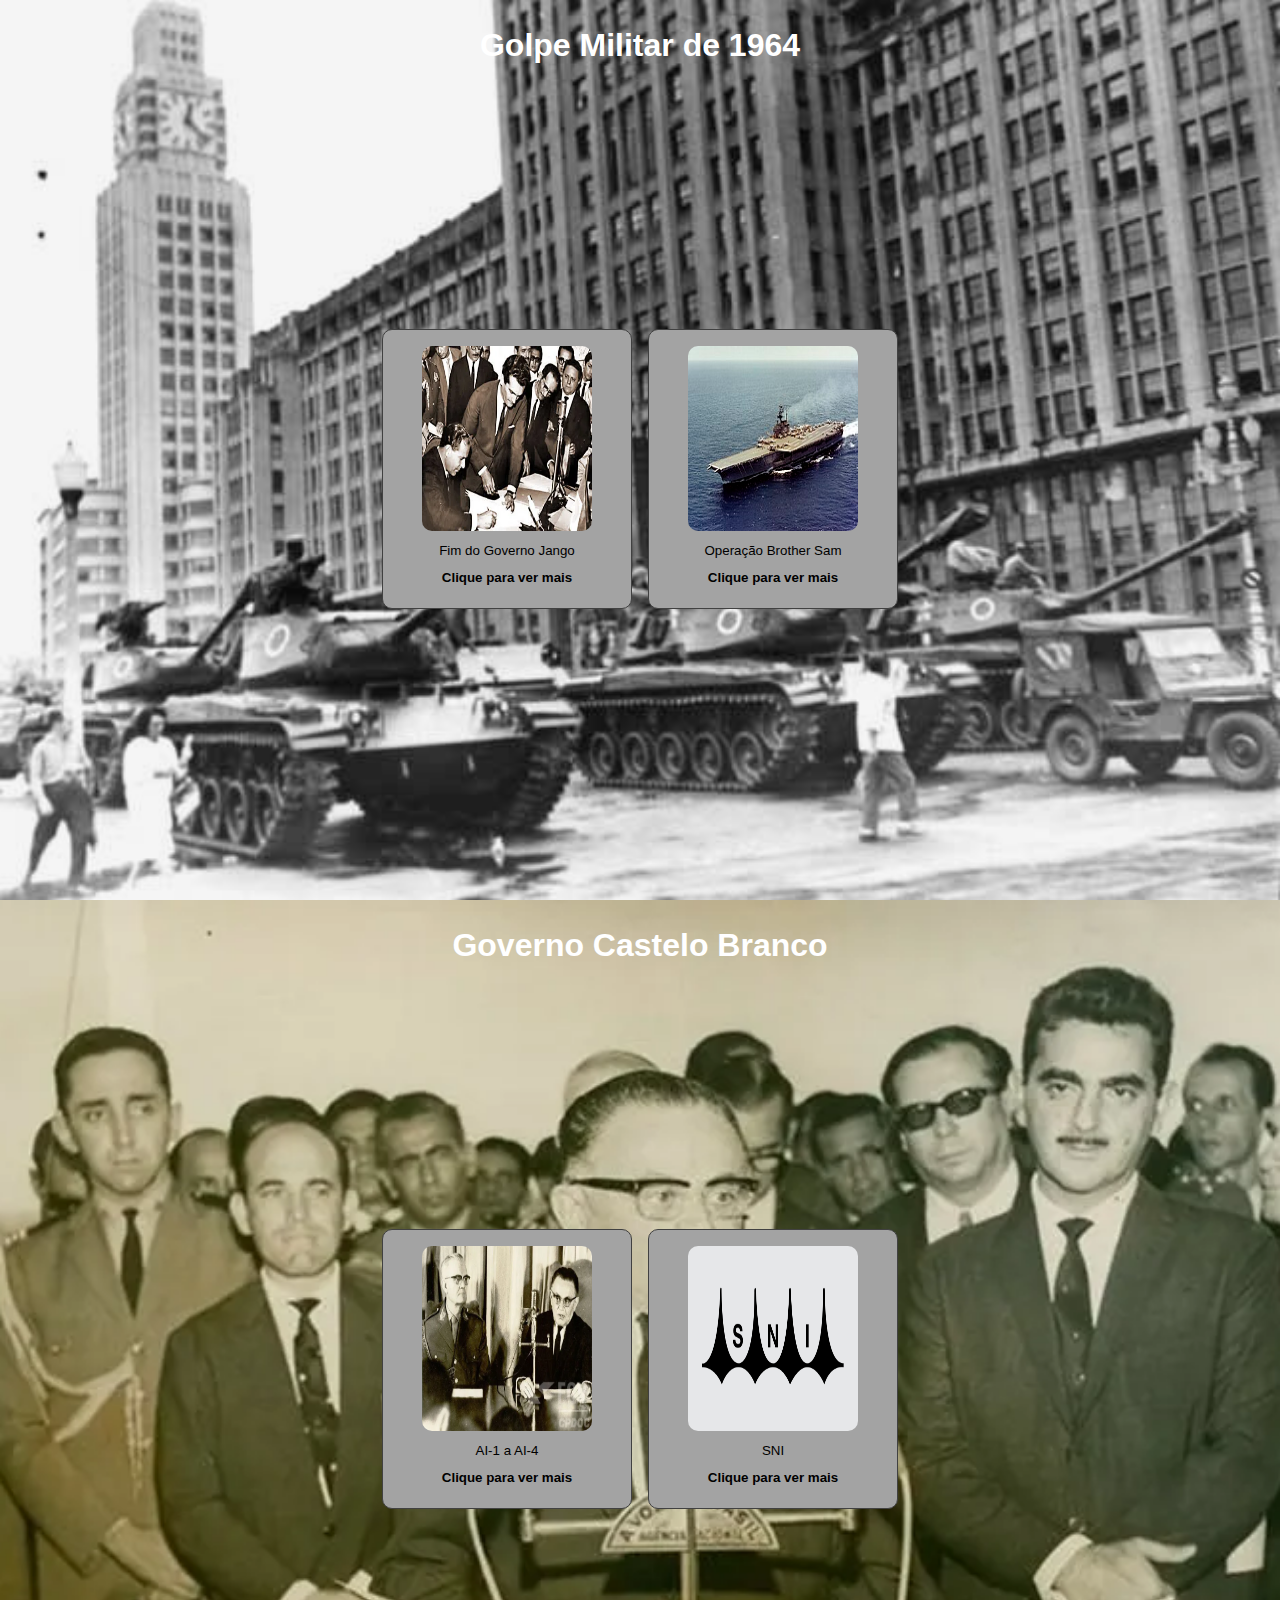
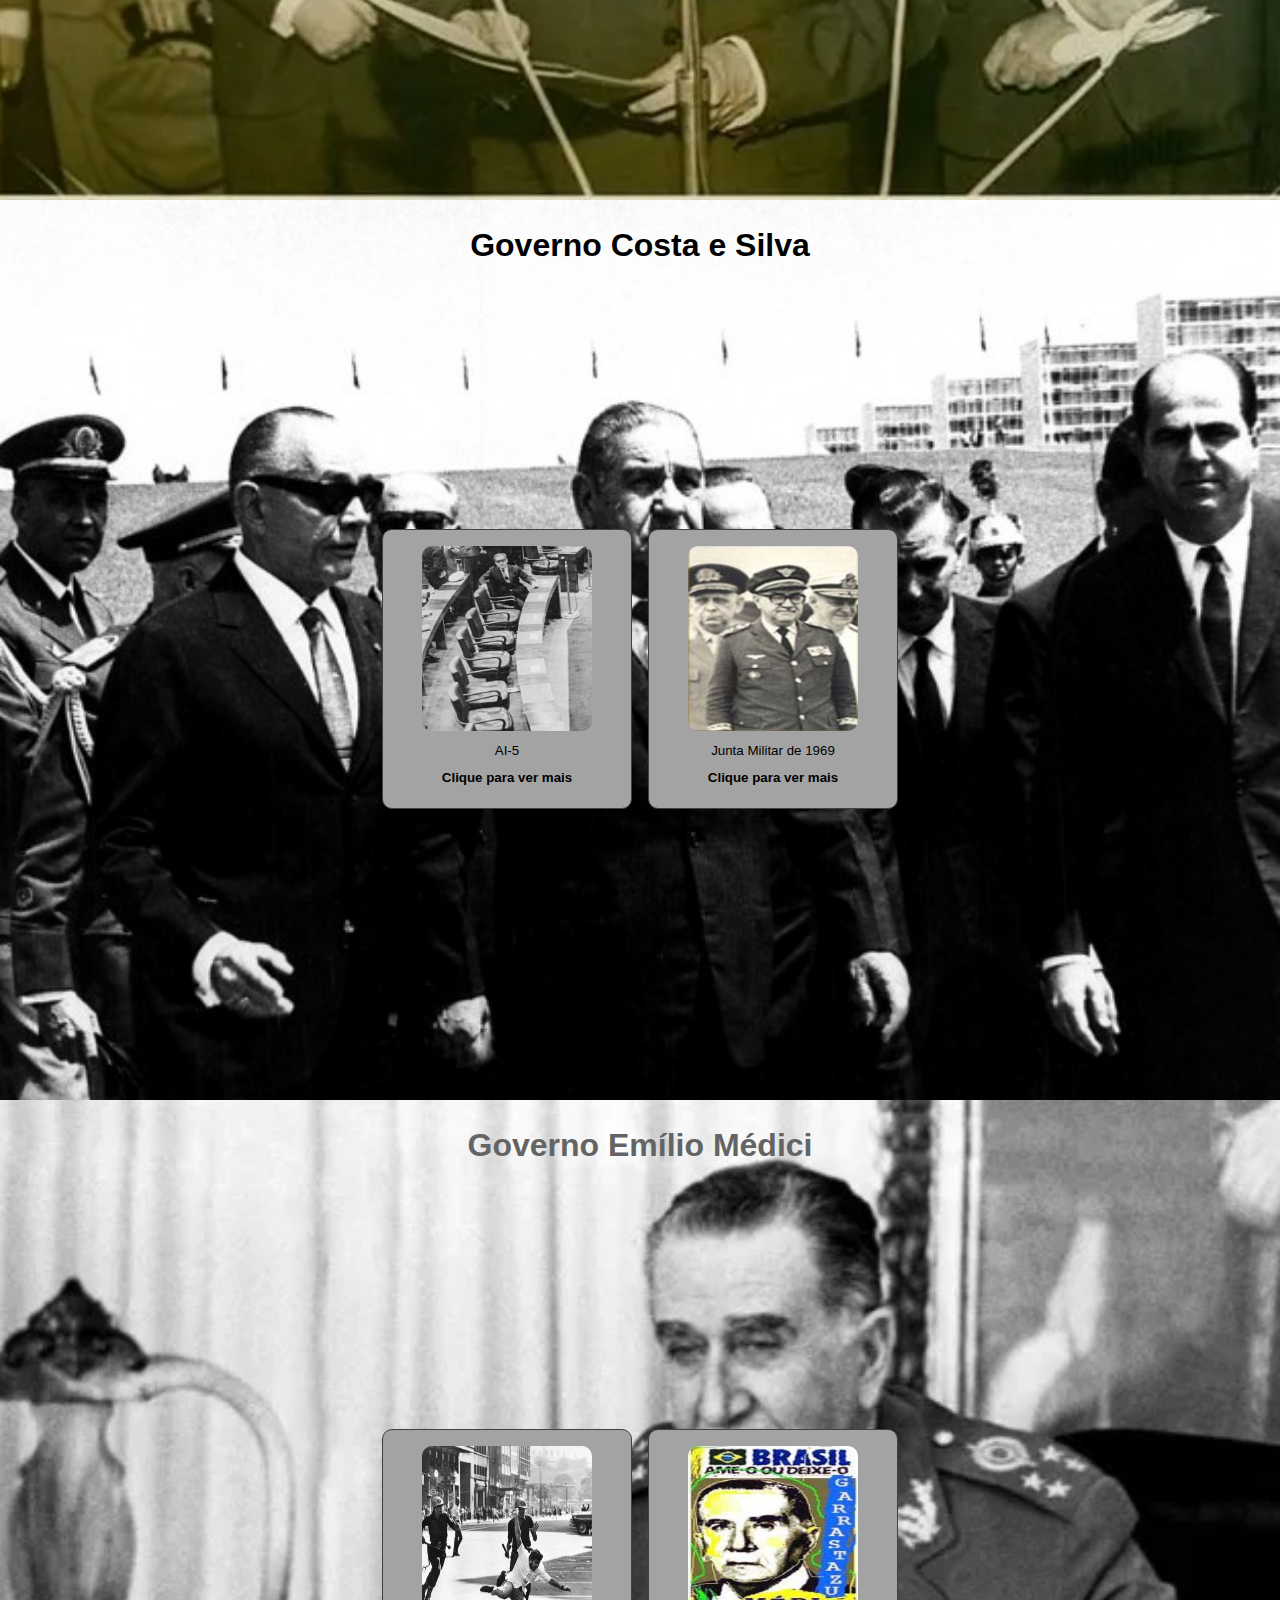
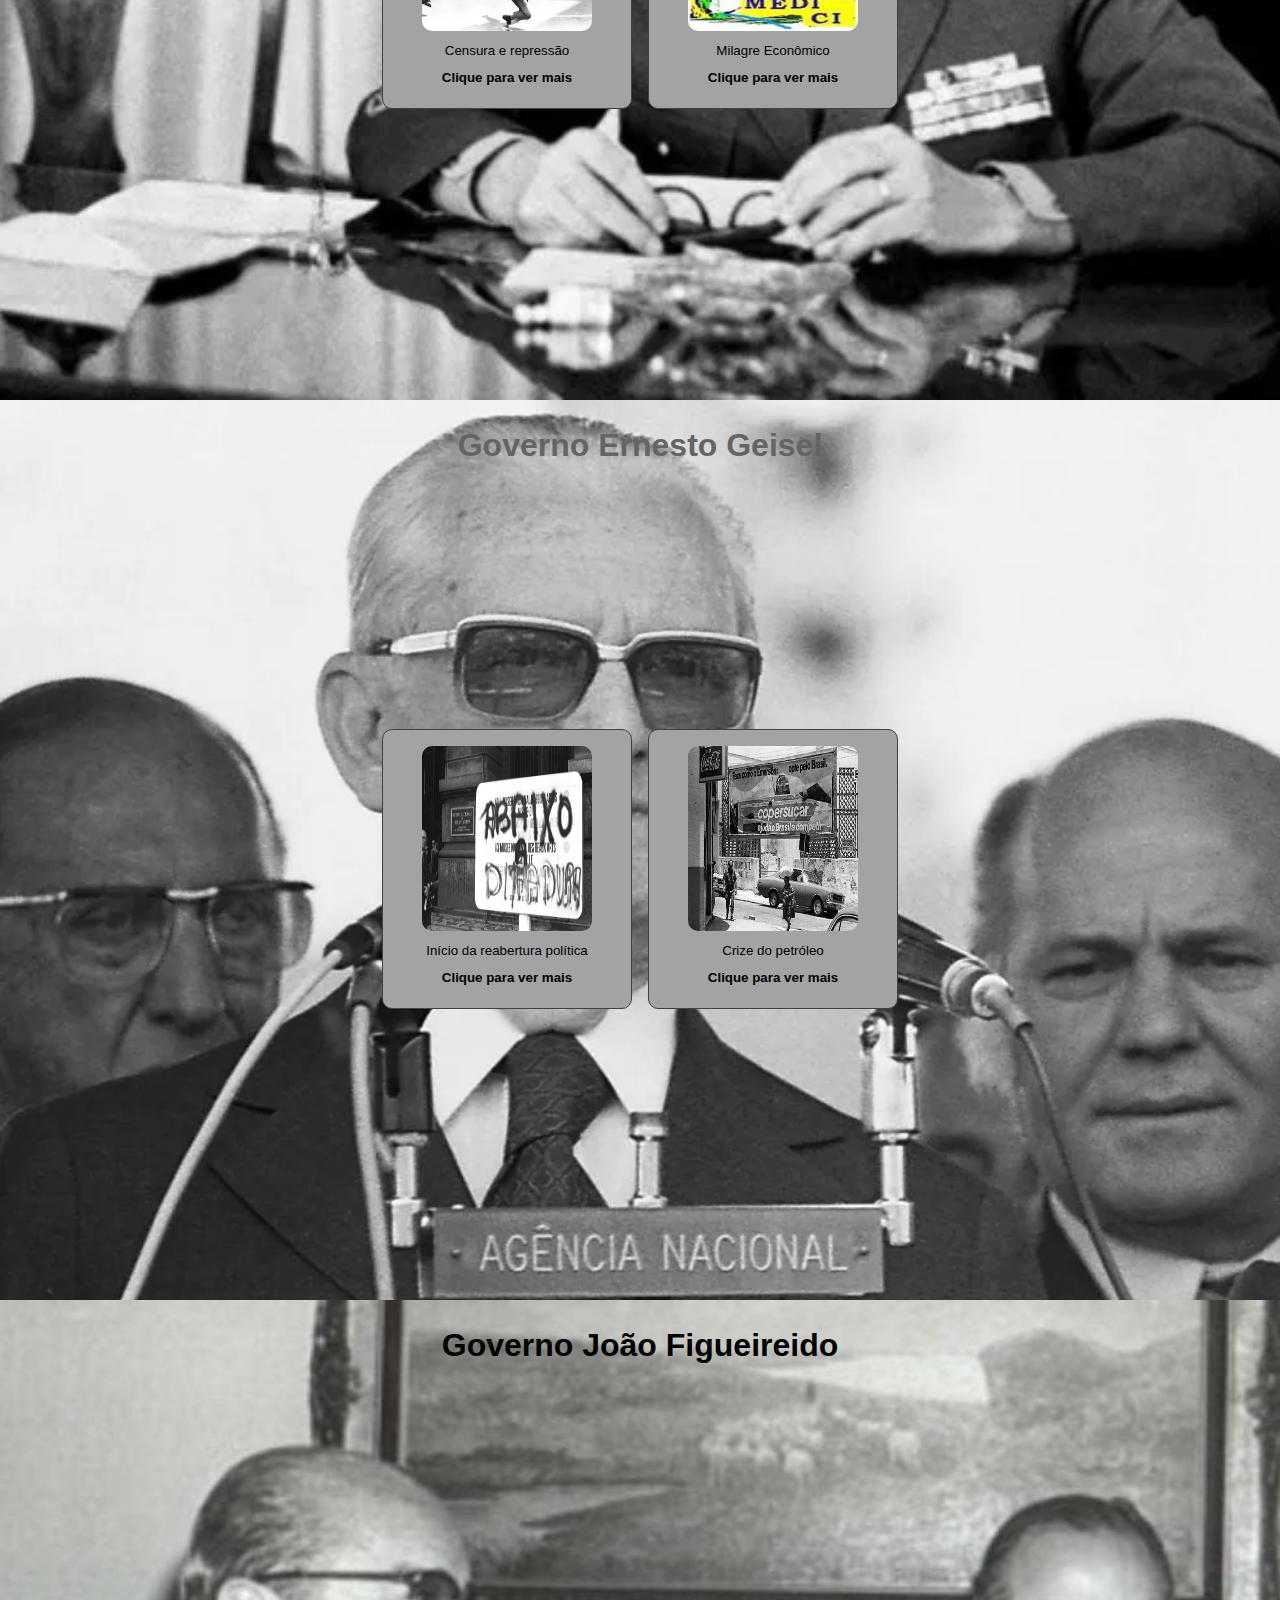
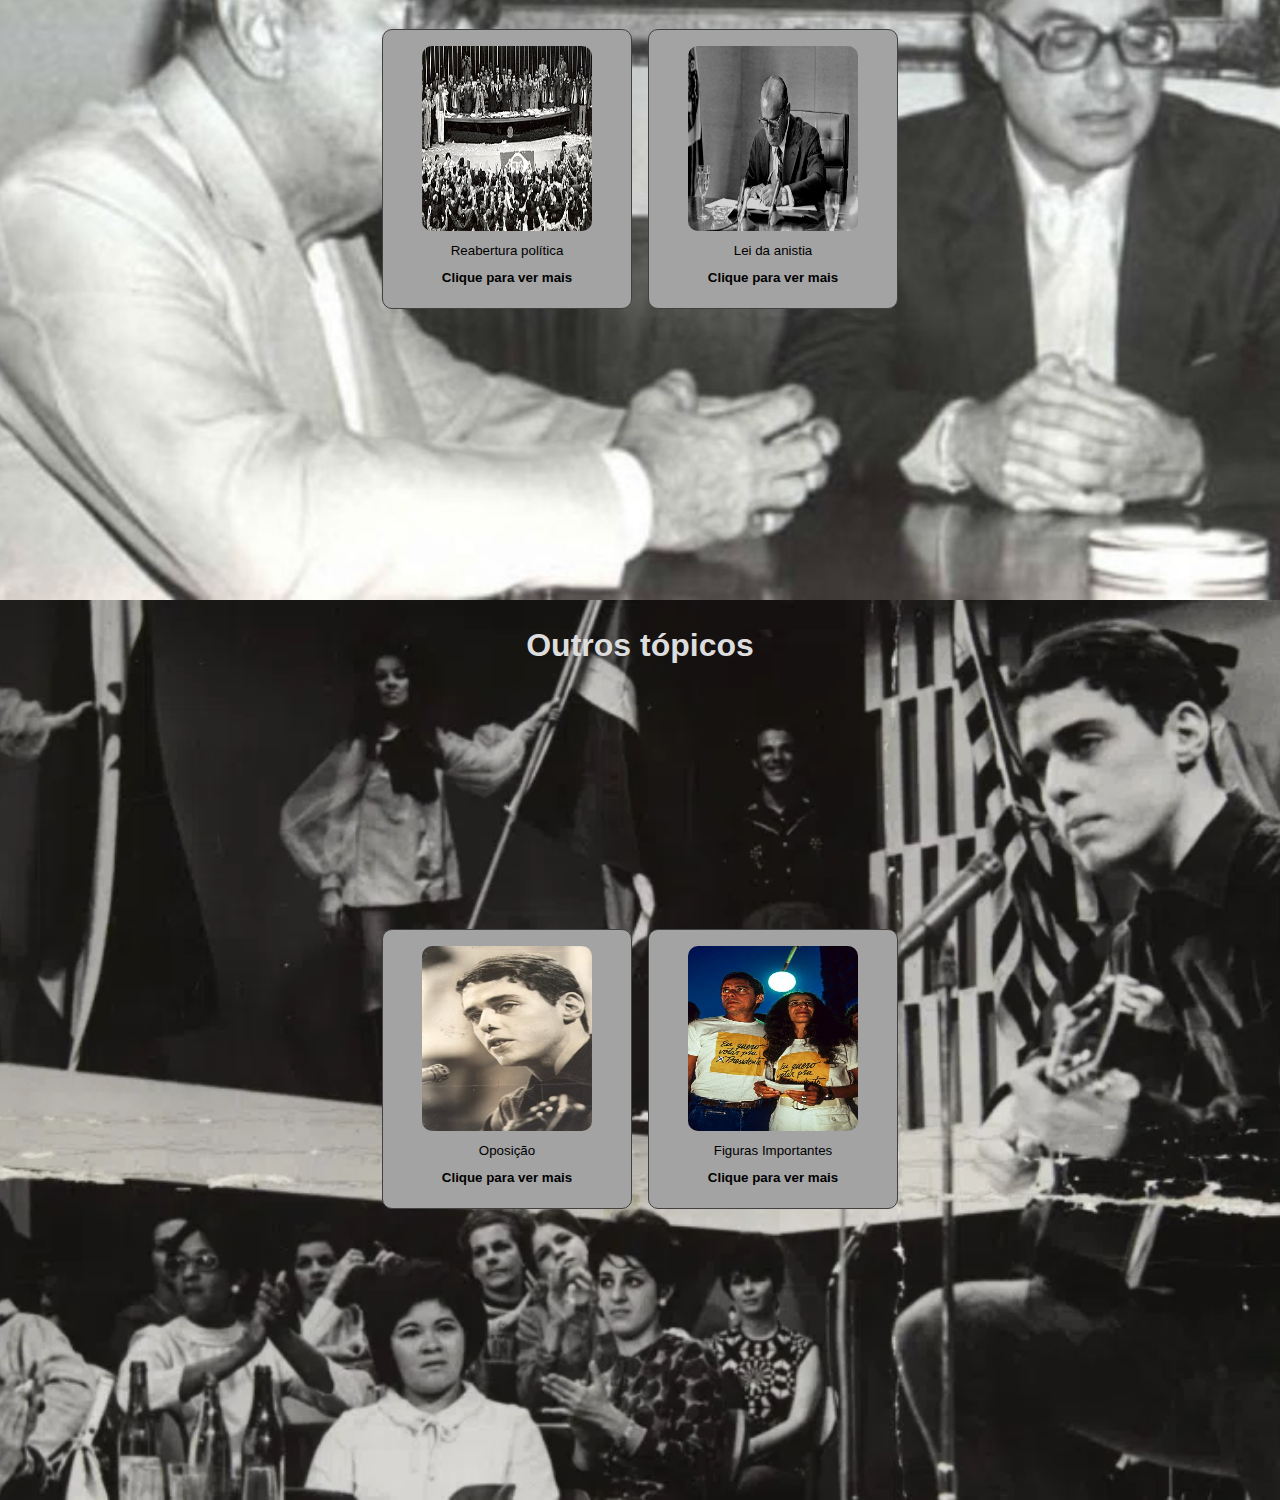
<file: Trabalho ditadura/index.html>
<!DOCTYPE html>
<html lang="pt-br">
  <head>
    <meta charset="UTF-8" />
    <meta name="viewport" content="width=device-width, initial-scale=1.0" />
    <title>Ditadura Militar</title>
    <link rel="stylesheet" href="styles/global.css" />
    <link rel="stylesheet" href="styles/golpe.css" />
  </head>
  <body>
    <section class="secti" id="golpe">
      <div class="caixaTexto"><h1>Golpe Militar de 1964</h1></div>
      <div class="container">
        <div class="btnContainer">
          <a href="Golpe/golpe.html">
            <button class="button">
              <img src="assets/img/jango.webp" class="imgBtn" />
              <p>Fim do Governo Jango</p>
              <p><b>Clique para ver mais</b></p>
            </button>
          </a>

          <a href="Golpe/sam.html">
            <button class="button">
              <img src="assets/img/sam.jpg" class="imgBtn" />
              <p>Operação Brother Sam</p>
              <p><b>Clique para ver mais</b></p>
            </button>
          </a>
        </div>
      </div>
    </section>

    <section class="secti" id="casteloBranco">
      <div class="caixaTexto"><h1>Governo Castelo Branco</h1></div>
      <div class="container">
        <div class="btnContainer">
          <a href="CasteloBranco/AI14.html">
            <button class="button">
              <img src="assets/img/ai1.webp" class="imgBtn" />
              <p>AI-1 a AI-4</p>
              <p><b>Clique para ver mais</b></p>
            </button>
          </a>

          <a href="CasteloBranco/SNI.html">
            <button class="button">
              <img src="assets/img/logotiposni.webp" class="imgBtn" />
              <p>SNI</p>
              <p><b>Clique para ver mais</b></p>
            </button>
          </a>
        </div>
      </div>
    </section>

    <section class="secti" id="costaSilva">
      <div class="caixaTexto">
        <h1 style="color: black">Governo Costa e Silva</h1>
      </div>
      <div class="container">
        <div class="btnContainer">
          <a href="CostaESilva/AI5.html">
            <button class="button">
              <img src="assets/img/ai5.webp" class="imgBtn" />
              <p>AI-5</p>
              <p><b>Clique para ver mais</b></p>
            </button>
          </a>

          <a href="CostaESilva/junta.html">
            <button class="button">
              <img src="assets/presidentes/juntamilitar.png" class="imgBtn" />
              <p>Junta Militar de 1969</p>
              <p><b>Clique para ver mais</b></p>
            </button>
          </a>
        </div>
      </div>
    </section>

    <section class="secti" id="medici">
      <div class="caixaTexto">
        <h1 style="color: rgb(100, 100, 100)">Governo Emílio Médici</h1>
      </div>
      <div class="container">
        <div class="btnContainer">
          <a href="Medici/Censura.html">
            <button class="button">
              <img src="assets/img/lula.webp" class="imgBtn" />
              <p>Censura e repressão</p>
              <p><b>Clique para ver mais</b></p>
            </button>
          </a>

          <a href="Medici/Milagre.html">
            <button class="button">
              <img src="assets/img/medici1.jpg" class="imgBtn" />
              <p>Milagre Econômico</p>
              <p><b>Clique para ver mais</b></p>
            </button>
          </a>
        </div>
      </div>
    </section>

    <section class="secti" id="geisel">
      <div class="caixaTexto">
        <h1 style="color: rgb(100, 100, 100)">Governo Ernesto Geisel</h1>
      </div>
      <div class="container">
        <div class="btnContainer">
          <a href="Geisel/Reabertura.html">
            <button class="button">
              <img src="assets/img/ditadura.jpg" class="imgBtn" />
              <p>Início da reabertura política</p>
              <p><b>Clique para ver mais</b></p>
            </button>
          </a>

          <a href="Geisel/Petroleo.html">
            <button class="button">
              <img src="assets/img/Copersucar-outdoor.jpg" class="imgBtn" />
              <p>Crize do petróleo</p>
              <p><b>Clique para ver mais</b></p>
            </button>
          </a>
        </div>
      </div>
    </section>

    <section class="secti" id="joao">
      <div class="caixaTexto">
        <h1 style="color: rgb(3, 3, 3)">Governo João Figueireido</h1>
      </div>
      <div class="container">
        <div class="btnContainer">
          <a href="Joao/Reabertura1.html">
            <button class="button">
              <img
                src="assets/img/Assembleia_Constituinte_(37684797316).jpg"
                class="imgBtn"
              />
              <p>Reabertura política</p>
              <p><b>Clique para ver mais</b></p>
            </button>
          </a>

          <a href="Joao/Anistia.html">
            <button class="button">
              <img src="assets/img/imagem.jpeg" class="imgBtn" />
              <p>Lei da anistia</p>
              <p><b>Clique para ver mais</b></p>
            </button>
          </a>
        </div>
      </div>
    </section>

    <section class="secti" id="outros">
      <div class="caixaTexto">
        <h1 style="color: rgb(221, 221, 221)">Outros tópicos</h1>
      </div>
      <div class="container">
        <div class="btnContainer">
          <a href="Outros/Oposicao.html">
            <button class="button">
              <img
                src="assets/img/Chico_Buarque_de_Holanda_1_(1970).tif.jpg"
                class="imgBtn"
              />
              <p>Oposição</p>
              <p><b>Clique para ver mais</b></p>
            </button>
          </a>

          <a href="Outros/Importantes.html">
            <button class="button">
              <img src="assets/img/G1Z4zuUWIAEynxW.jpg" class="imgBtn" />
              <p>Figuras Importantes</p>
              <p><b>Clique para ver mais</b></p>
            </button>
          </a>
        </div>
      </div>
    </section>
  </body>
</html>
</file>
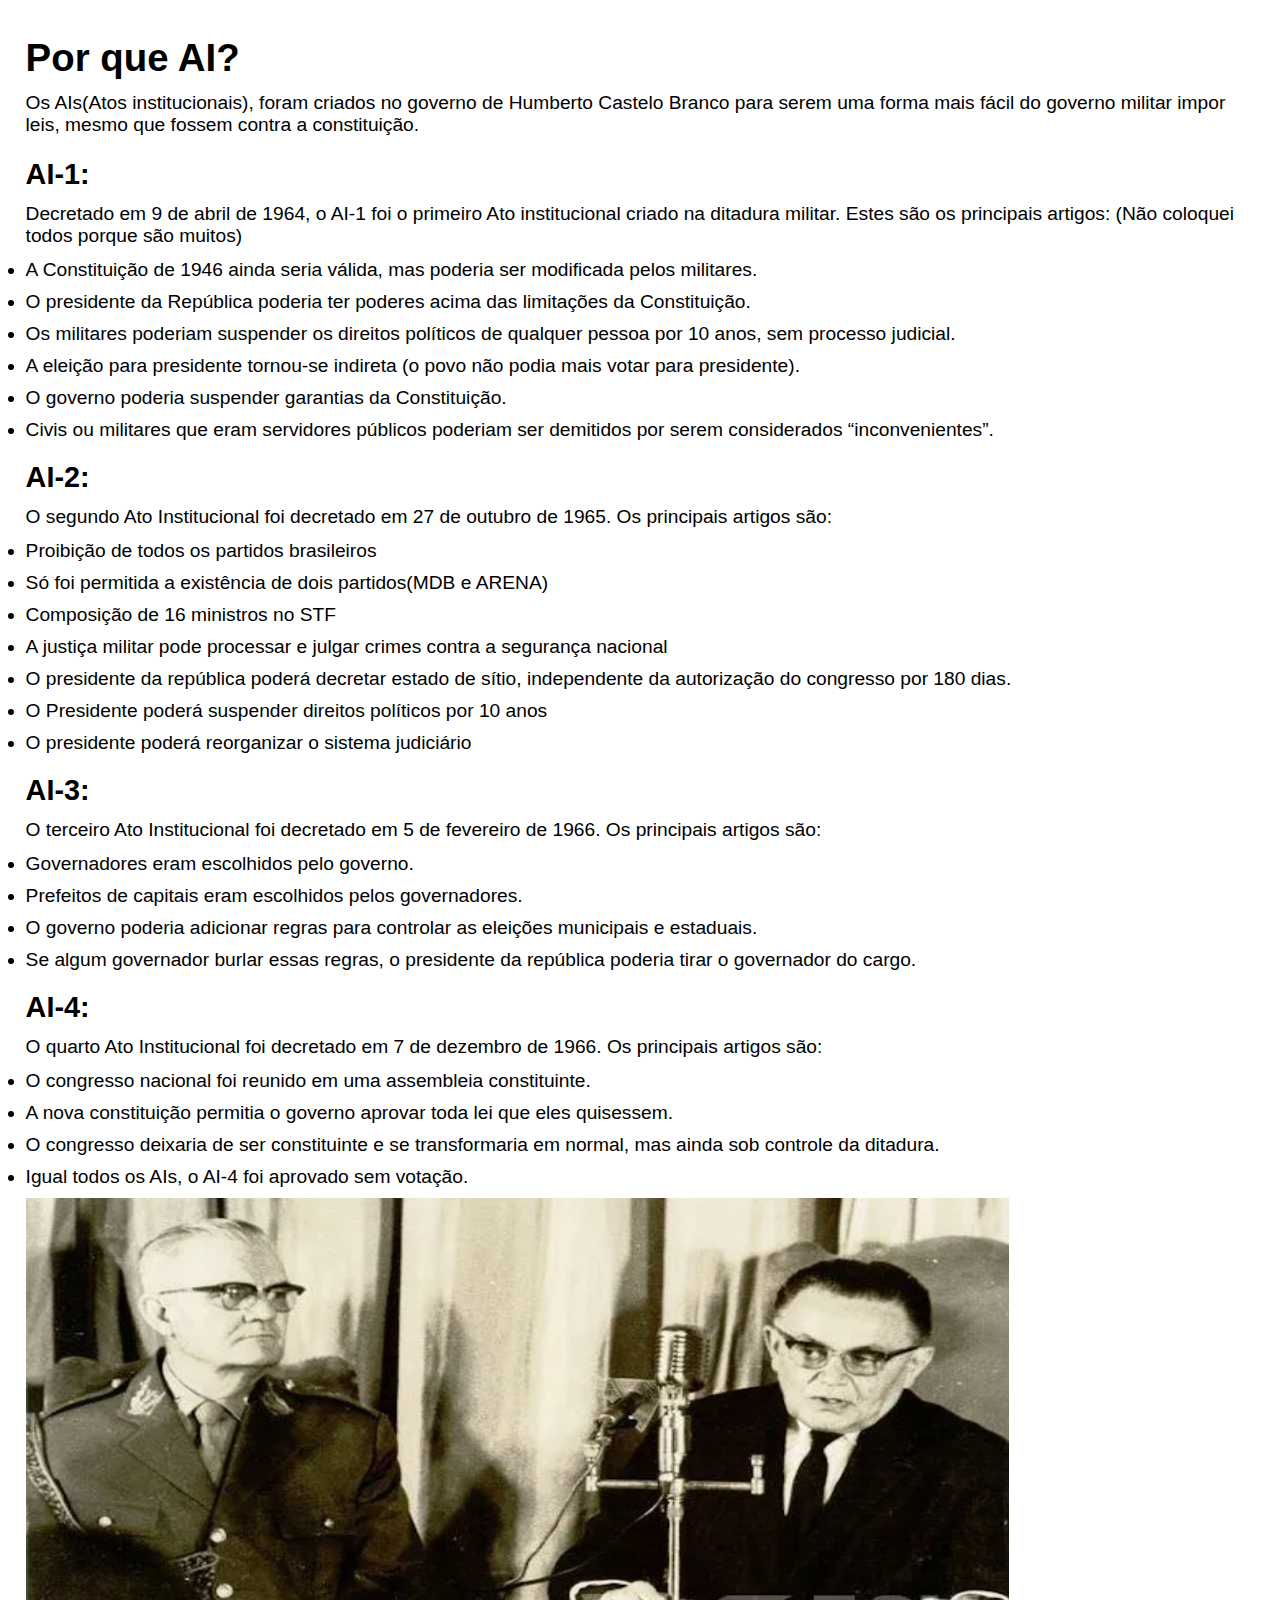
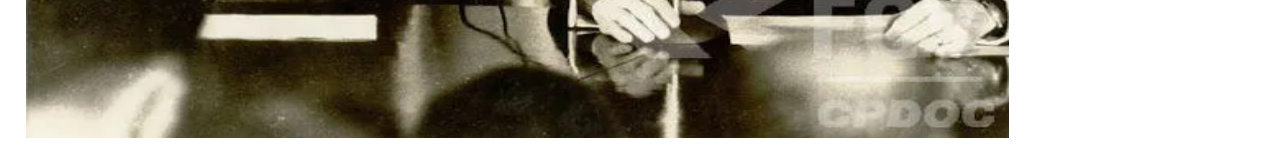
<file: Trabalho ditadura/CasteloBranco/AI14.html>
<!DOCTYPE html>
<html lang="en">
  <head>
    <meta charset="UTF-8" />
    <meta name="viewport" content="width=<device-width>, initial-scale=1.0" />
    <title>AIs</title>
    <link rel="stylesheet" href="../styles/global.css" />
    <style>
      body {
        display: flex;
        flex-direction: column;
        padding: 2%;
        justify-content: space-between;
        font-size: 120%;
        text-align: left;
      }
      img {
        height: 60dvh;
        width: 80%;
      }
      li {
        margin-bottom: 10px;
      }
      p {
        margin-bottom: 12px;
      }
      h2,
      h1 {
        margin-top: 10px;
        margin-bottom: 12px;
      }
    </style>
  </head>
  <body>
    <h1>Por que AI?</h1>
    <p>
      Os AIs(Atos institucionais), foram criados no governo de Humberto Castelo
      Branco para serem uma forma mais fácil do governo militar impor leis,
      mesmo que fossem contra a constituição.
    </p>

    <h2>AI-1:</h2>
    <p>
      Decretado em 9 de abril de 1964, o AI-1 foi o primeiro Ato institucional
      criado na ditadura militar. Estes são os principais artigos: (Não coloquei
      todos porque são muitos)
    </p>
    <ul>
      <li>
        A Constituição de 1946 ainda seria válida, mas poderia ser modificada
        pelos militares.
      </li>
      <li>
        O presidente da República poderia ter poderes acima das limitações da
        Constituição.
      </li>
      <li>
        Os militares poderiam suspender os direitos políticos de qualquer pessoa
        por 10 anos, sem processo judicial.
      </li>
      <li>
        A eleição para presidente tornou-se indireta (o povo não podia mais
        votar para presidente).
      </li>
      <li>O governo poderia suspender garantias da Constituição.</li>
      <li>
        Civis ou militares que eram servidores públicos poderiam ser demitidos
        por serem considerados “inconvenientes”.
      </li>
    </ul>

    <h2>AI-2:</h2>
    <p>
      O segundo Ato Institucional foi decretado em 27 de outubro de 1965. Os
      principais artigos são:
    </p>
    <ul>
      <li>Proibição de todos os partidos brasileiros</li>
      <li>Só foi permitida a existência de dois partidos(MDB e ARENA)</li>
      <li>Composição de 16 ministros no STF</li>
      <li>
        A justiça militar pode processar e julgar crimes contra a segurança
        nacional
      </li>
      <li>
        O presidente da república poderá decretar estado de sítio, independente
        da autorização do congresso por 180 dias.
      </li>
      <li>O Presidente poderá suspender direitos políticos por 10 anos</li>
      <li>O presidente poderá reorganizar o sistema judiciário</li>
    </ul>

    <h2>AI-3:</h2>
    <p>
      O terceiro Ato Institucional foi decretado em 5 de fevereiro de 1966. Os
      principais artigos são:
    </p>
    <ul>
      <li>Governadores eram escolhidos pelo governo.</li>
      <li>Prefeitos de capitais eram escolhidos pelos governadores.</li>
      <li>
        O governo poderia adicionar regras para controlar as eleições municipais
        e estaduais.
      </li>
      <li>
        Se algum governador burlar essas regras, o presidente da república
        poderia tirar o governador do cargo.
      </li>
    </ul>

    <h2>AI-4:</h2>
    <p>
      O quarto Ato Institucional foi decretado em 7 de dezembro de 1966. Os
      principais artigos são:
    </p>
    <ul>
      <li>O congresso nacional foi reunido em uma assembleia constituinte.</li>
      <li>
        A nova constituição permitia o governo aprovar toda lei que eles
        quisessem.
      </li>
      <li>
        O congresso deixaria de ser constituinte e se transformaria em normal,
        mas ainda sob controle da ditadura.
      </li>
      <li>Igual todos os AIs, o AI-4 foi aprovado sem votação.</li>
    </ul>
    <img src="../assets/img/ai1.webp" />
  </body>
</html>
</file>
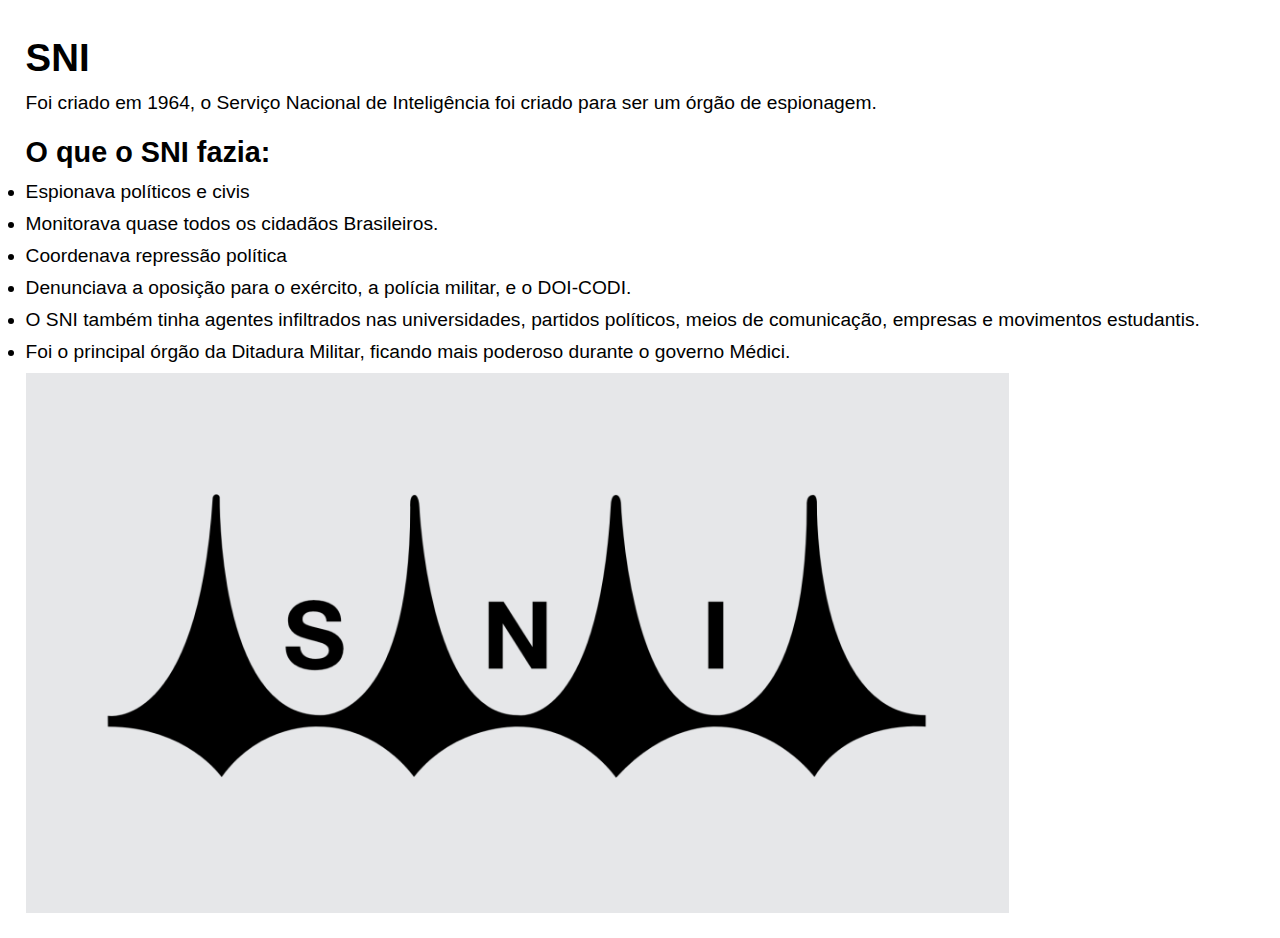
<file: Trabalho ditadura/CasteloBranco/SNI.html>
<!DOCTYPE html>
<html lang="en">
  <head>
    <meta charset="UTF-8" />
    <meta name="viewport" content="width=<device-width>, initial-scale=1.0" />
    <title>AIs</title>
    <link rel="stylesheet" href="../styles/global.css" />
    <style>
      body {
        display: flex;
        flex-direction: column;
        padding: 2%;
        justify-content: space-between;
        font-size: 120%;
        text-align: left;
      }
      img {
        height: 60dvh;
        width: 80%;
      }
      li {
        margin-bottom: 10px;
      }
      p {
        margin-bottom: 12px;
      }
      h2,
      h1 {
        margin-top: 10px;
        margin-bottom: 12px;
      }
    </style>
  </head>
  <body>
    <h1>SNI</h1>
    <p>
      Foi criado em 1964, o Serviço Nacional de Inteligência foi criado para ser
      um órgão de espionagem.
    </p>
    <h2>O que o SNI fazia:</h2>
    <ul>
      <li>Espionava políticos e civis</li>
      <li>Monitorava quase todos os cidadãos Brasileiros.</li>
      <li>Coordenava repressão política</li>
      <li>
        Denunciava a oposição para o exército, a polícia militar, e o DOI-CODI.
      </li>
      <li>
        O SNI também tinha agentes infiltrados nas universidades, partidos
        políticos, meios de comunicação, empresas e movimentos estudantis.
      </li>
      <li>
        Foi o principal órgão da Ditadura Militar, ficando mais poderoso durante
        o governo Médici.
      </li>
    </ul>
    <img src="../assets/img/logotiposni.webp" />
  </body>
</html>
</file>
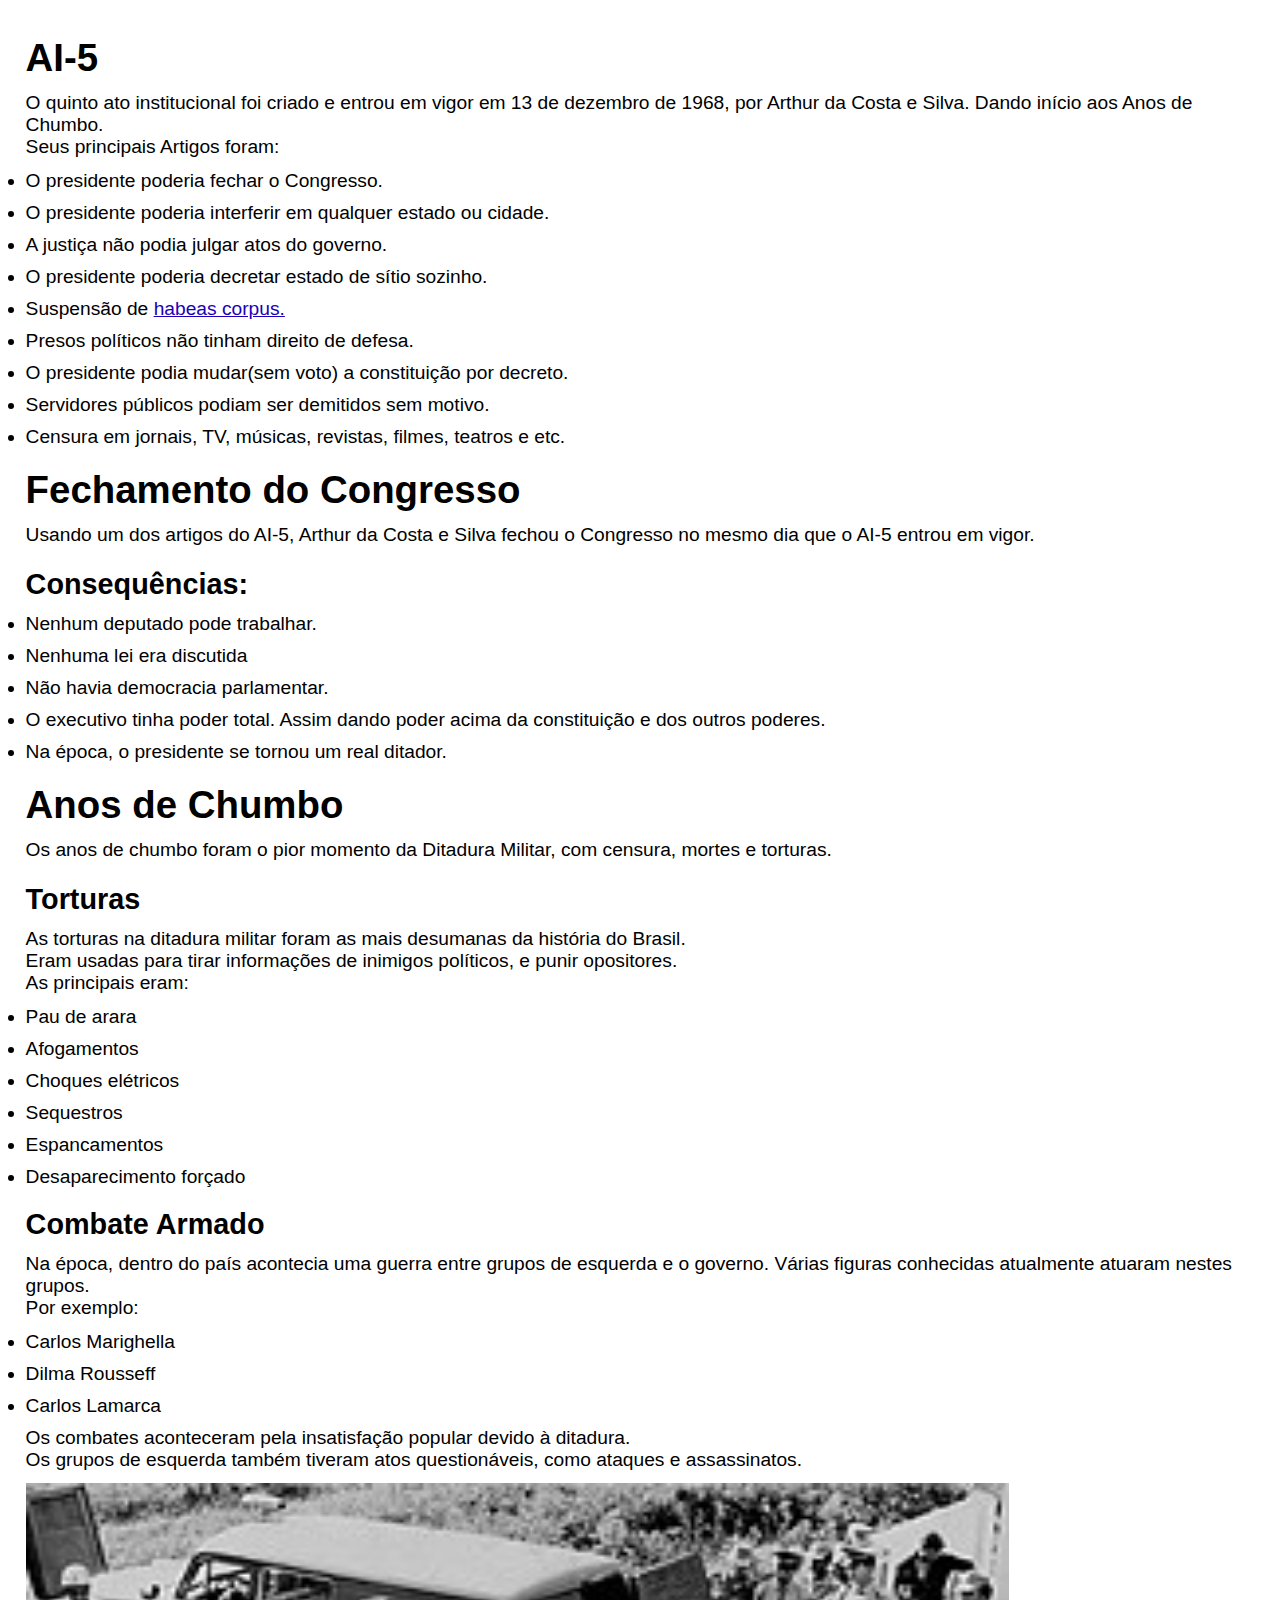
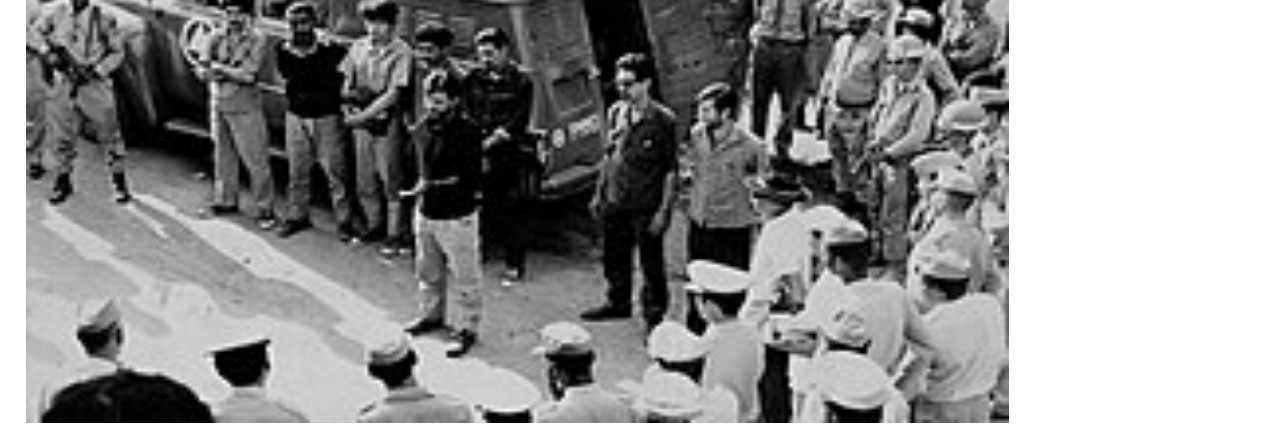
<file: Trabalho ditadura/CostaESilva/AI5.html>
<!DOCTYPE html>
<html lang="en">
  <head>
    <meta charset="UTF-8" />
    <meta name="viewport" content="width=<device-width>, initial-scale=1.0" />
    <title>AIs</title>
    <link rel="stylesheet" href="../styles/global.css" />
    <style>
      body {
        display: flex;
        flex-direction: column;
        padding: 2%;
        justify-content: space-between;
        font-size: 120%;
        text-align: left;
      }
      img {
        height: 60dvh;
        width: 80%;
      }
      li {
        margin-bottom: 10px;
      }
      p {
        margin-bottom: 12px;
      }
      h2,
      h1 {
        margin-top: 10px;
        margin-bottom: 12px;
      }
    </style>
  </head>
  <body>
    <h1>AI-5</h1>
    <p>
      O quinto ato institucional foi criado e entrou em vigor em 13 de dezembro
      de 1968, por Arthur da Costa e Silva. Dando início aos Anos de Chumbo.<br />
      Seus principais Artigos foram:
    </p>
    <ul>
      <li>O presidente poderia fechar o Congresso.</li>
      <li>O presidente poderia interferir em qualquer estado ou cidade.</li>
      <li>A justiça não podia julgar atos do governo.</li>
      <li>O presidente poderia decretar estado de sítio sozinho.</li>
      <li>
        Suspensão de
        <a href="https://pt.wikipedia.org/wiki/Habeas_corpus"
          ><u style="color: rgb(28, 0, 185)">habeas corpus.</u></a
        >
      </li>
      <li>Presos políticos não tinham direito de defesa.</li>
      <li>O presidente podia mudar(sem voto) a constituição por decreto.</li>
      <li>Servidores públicos podiam ser demitidos sem motivo.</li>
      <li>Censura em jornais, TV, músicas, revistas, filmes, teatros e etc.</li>
    </ul>

    <h1>Fechamento do Congresso</h1>
    <p>
      Usando um dos artigos do AI-5, Arthur da Costa e Silva fechou o Congresso
      no mesmo dia que o AI-5 entrou em vigor.
    </p>
    <h2>Consequências:</h2>
    <ul>
      <li>Nenhum deputado pode trabalhar.</li>
      <li>Nenhuma lei era discutida</li>
      <li>Não havia democracia parlamentar.</li>
      <li>
        O executivo tinha poder total. Assim dando poder acima da constituição e
        dos outros poderes.
      </li>
      <li>Na época, o presidente se tornou um real ditador.</li>
    </ul>

    <h1>Anos de Chumbo</h1>
    <p>
      Os anos de chumbo foram o pior momento da Ditadura Militar, com censura,
      mortes e torturas.
    </p>
    <h2>Torturas</h2>
    <p>
      As torturas na ditadura militar foram as mais desumanas da história do
      Brasil.<br />Eram usadas para tirar informações de inimigos políticos, e
      punir opositores.<br />As principais eram:
    </p>
    <ul>
      <li>Pau de arara</li>
      <li>Afogamentos</li>
      <li>Choques elétricos</li>
      <li>Sequestros</li>
      <li>Espancamentos</li>
      <li>Desaparecimento forçado</li>
    </ul>
    <h2>Combate Armado</h2>
    <p>
      Na época, dentro do país acontecia uma guerra entre grupos de esquerda e o
      governo. Várias figuras conhecidas atualmente atuaram nestes grupos.
      <br />Por exemplo:
    </p>
    <ul>
      <li>Carlos Marighella</li>
      <li>Dilma Rousseff</li>
      <li>Carlos Lamarca</li>
    </ul>
    <p>
      Os combates aconteceram pela insatisfação popular devido à ditadura.<br />Os
      grupos de esquerda também tiveram atos questionáveis, como ataques e
      assassinatos.
    </p>
    <img src="../assets/background2/Guerrila-caparaó.jpeg" />
  </body>
</html>
</file>
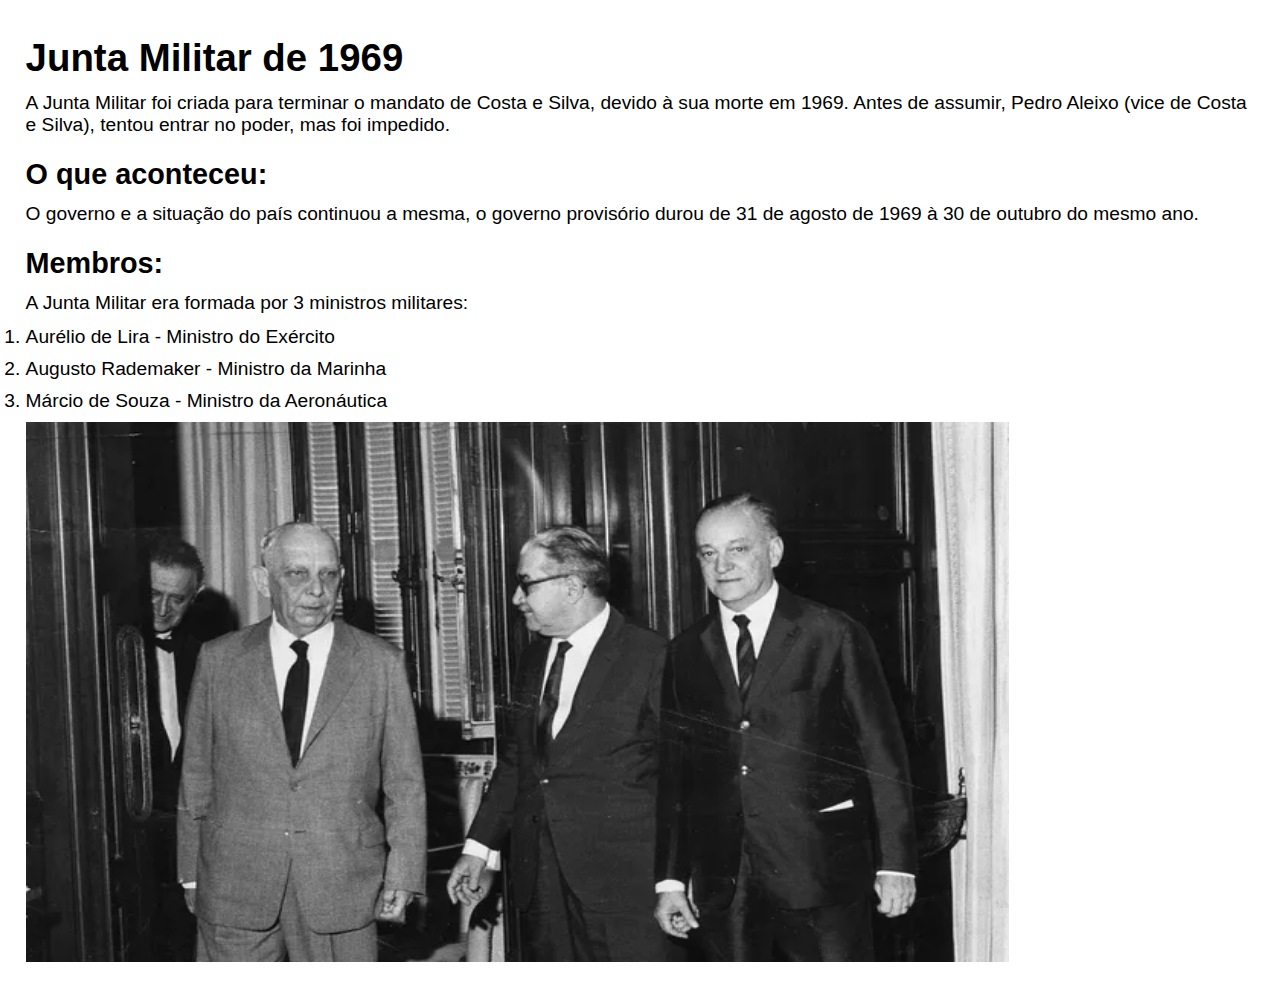
<file: Trabalho ditadura/CostaESilva/junta.html>
<!DOCTYPE html>
<html lang="en">
  <head>
    <meta charset="UTF-8" />
    <meta name="viewport" content="width=<device-width>, initial-scale=1.0" />
    <title>AIs</title>
    <link rel="stylesheet" href="../styles/global.css" />
    <style>
      body {
        display: flex;
        flex-direction: column;
        padding: 2%;
        justify-content: space-between;
        font-size: 120%;
        text-align: left;
      }
      img {
        height: 60dvh;
        width: 80%;
      }
      li {
        margin-bottom: 10px;
      }
      p {
        margin-bottom: 12px;
      }
      h2,
      h1 {
        margin-top: 10px;
        margin-bottom: 12px;
      }
    </style>
  </head>
  <body>
    <h1>Junta Militar de 1969</h1>
    <p>
      A Junta Militar foi criada para terminar o mandato de Costa e Silva,
      devido à sua morte em 1969. Antes de assumir, Pedro Aleixo (vice de Costa
      e Silva), tentou entrar no poder, mas foi impedido.
    </p>
    <h2>O que aconteceu:</h2>
    <p>
      O governo e a situação do país continuou a mesma, o governo provisório
      durou de 31 de agosto de 1969 à 30 de outubro do mesmo ano.
    </p>
    <h2>Membros:</h2>
    <p>A Junta Militar era formada por 3 ministros militares:</p>
    <ol>
      <li>Aurélio de Lira - Ministro do Exército</li>
      <li>Augusto Rademaker - Ministro da Marinha</li>
      <li>Márcio de Souza - Ministro da Aeronáutica</li>
    </ol>
    <img src="../assets/background2/juntamilitar.webp" />
  </body>
</html>
</file>
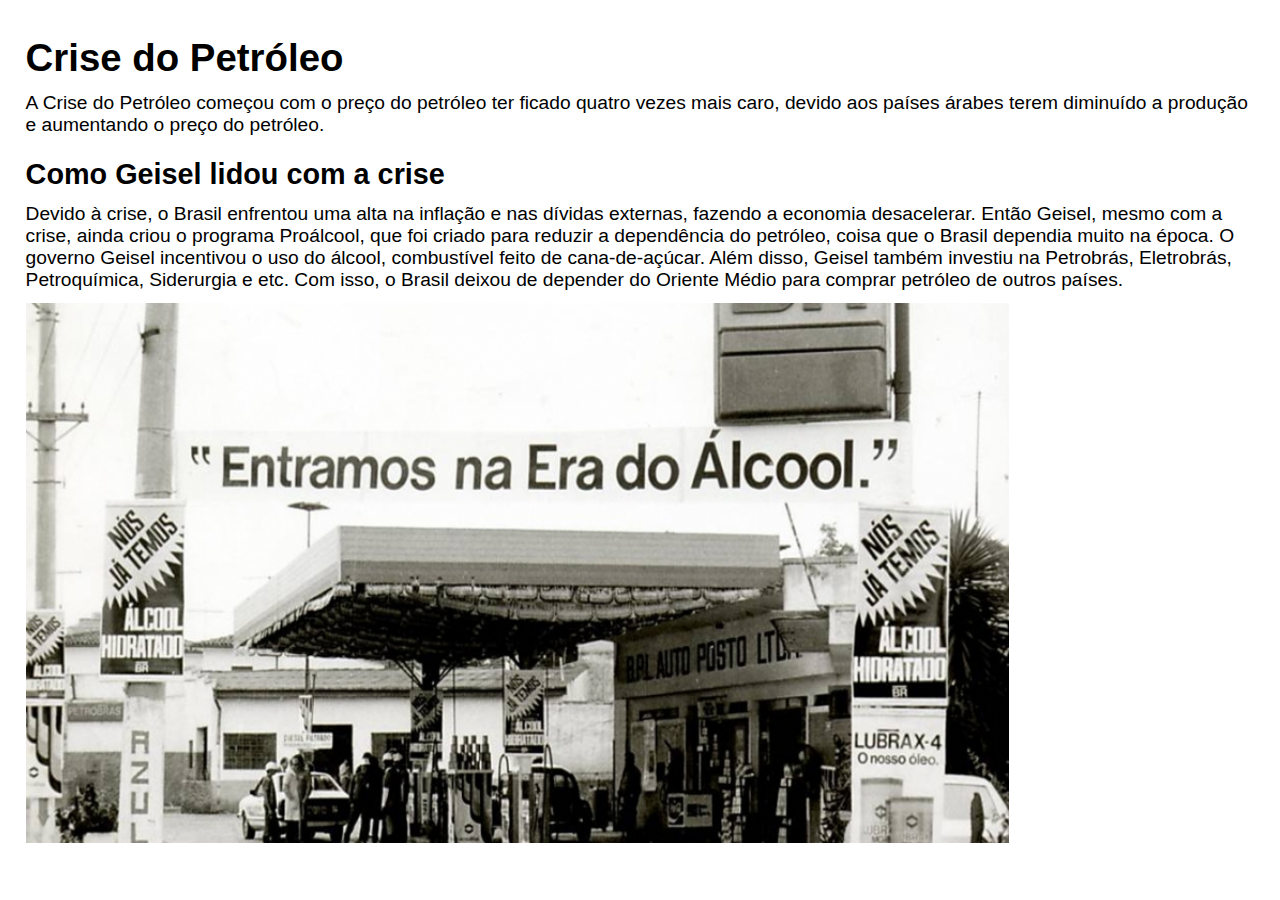
<file: Trabalho ditadura/Geisel/Petroleo.html>
<!DOCTYPE html>
<html lang="en">
  <head>
    <meta charset="UTF-8" />
    <meta name="viewport" content="width=<device-width>, initial-scale=1.0" />
    <title>Crise do Petróleo</title>
    <link rel="stylesheet" href="../styles/global.css" />
    <style>
      body {
        display: flex;
        flex-direction: column;
        padding: 2%;
        justify-content: space-between;
        font-size: 120%;
        text-align: left;
      }
      img {
        height: 60dvh;
        width: 80%;
      }
      li {
        margin-bottom: 10px;
      }
      p {
        margin-bottom: 12px;
      }
      h2,
      h1 {
        margin-top: 10px;
        margin-bottom: 12px;
      }
    </style>
  </head>
  <body>
    <h1>Crise do Petróleo</h1>
    <p>
      A Crise do Petróleo começou com o preço do petróleo ter ficado quatro
      vezes mais caro, devido aos países árabes terem diminuído a produção e
      aumentando o preço do petróleo.
    </p>
    <h2>Como Geisel lidou com a crise</h2>
    <p>
      Devido à crise, o Brasil enfrentou uma alta na inflação e nas dívidas
      externas, fazendo a economia desacelerar. Então Geisel, mesmo com a crise,
      ainda criou o programa Proálcool, que foi criado para reduzir a
      dependência do petróleo, coisa que o Brasil dependia muito na época. O
      governo Geisel incentivou o uso do álcool, combustível feito de
      cana-de-açúcar. Além disso, Geisel também investiu na Petrobrás,
      Eletrobrás, Petroquímica, Siderurgia e etc. Com isso, o Brasil deixou de
      depender do Oriente Médio para comprar petróleo de outros países.
    </p>
    <img src="../assets/background2/din1141-alcool1-DjdA4U_918x474.jpg" />
  </body>
</html>
</file>
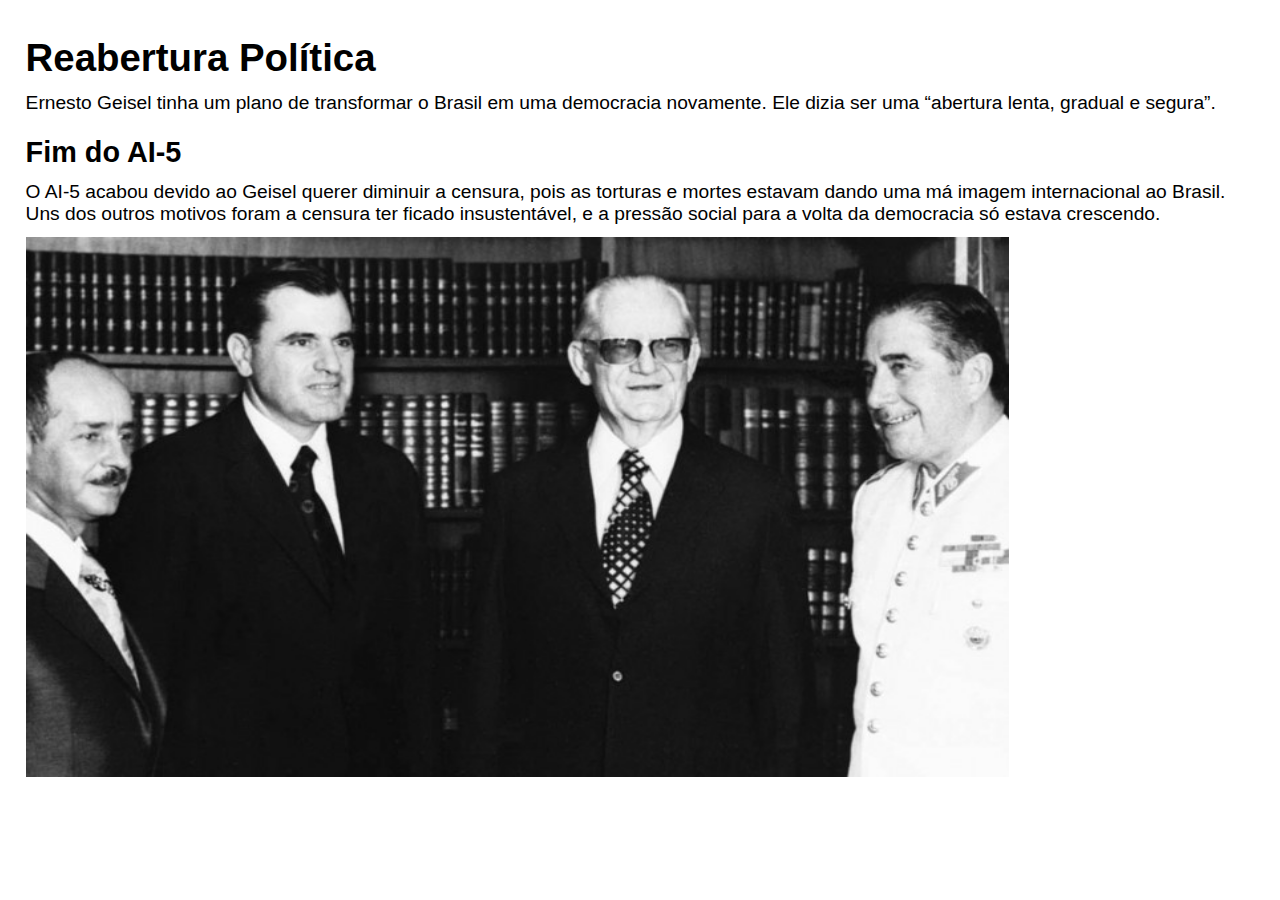
<file: Trabalho ditadura/Geisel/Reabertura.html>
<!DOCTYPE html>
<html lang="en">
  <head>
    <meta charset="UTF-8" />
    <meta name="viewport" content="width=<device-width>, initial-scale=1.0" />
    <title>Reabertura</title>
    <link rel="stylesheet" href="../styles/global.css" />
    <style>
      body {
        display: flex;
        flex-direction: column;
        padding: 2%;
        justify-content: space-between;
        font-size: 120%;
        text-align: left;
      }
      img {
        height: 60dvh;
        width: 80%;
      }
      li {
        margin-bottom: 10px;
      }
      p {
        margin-bottom: 12px;
      }
      h2,
      h1 {
        margin-top: 10px;
        margin-bottom: 12px;
      }
    </style>
  </head>
  <body>
    <h1>Reabertura Política</h1>
    <p>
      Ernesto Geisel tinha um plano de transformar o Brasil em uma democracia
      novamente. Ele dizia ser uma “abertura lenta, gradual e segura”.
    </p>
    <h2>Fim do AI-5</h2>
    <p>
      O AI-5 acabou devido ao Geisel querer diminuir a censura, pois as torturas
      e mortes estavam dando uma má imagem internacional ao Brasil. Uns dos
      outros motivos foram a censura ter ficado insustentável, e a pressão
      social para a volta da democracia só estava crescendo.
    </p>
    <img src="../assets/background2/440.jpeg" />
  </body>
</html>
</file>
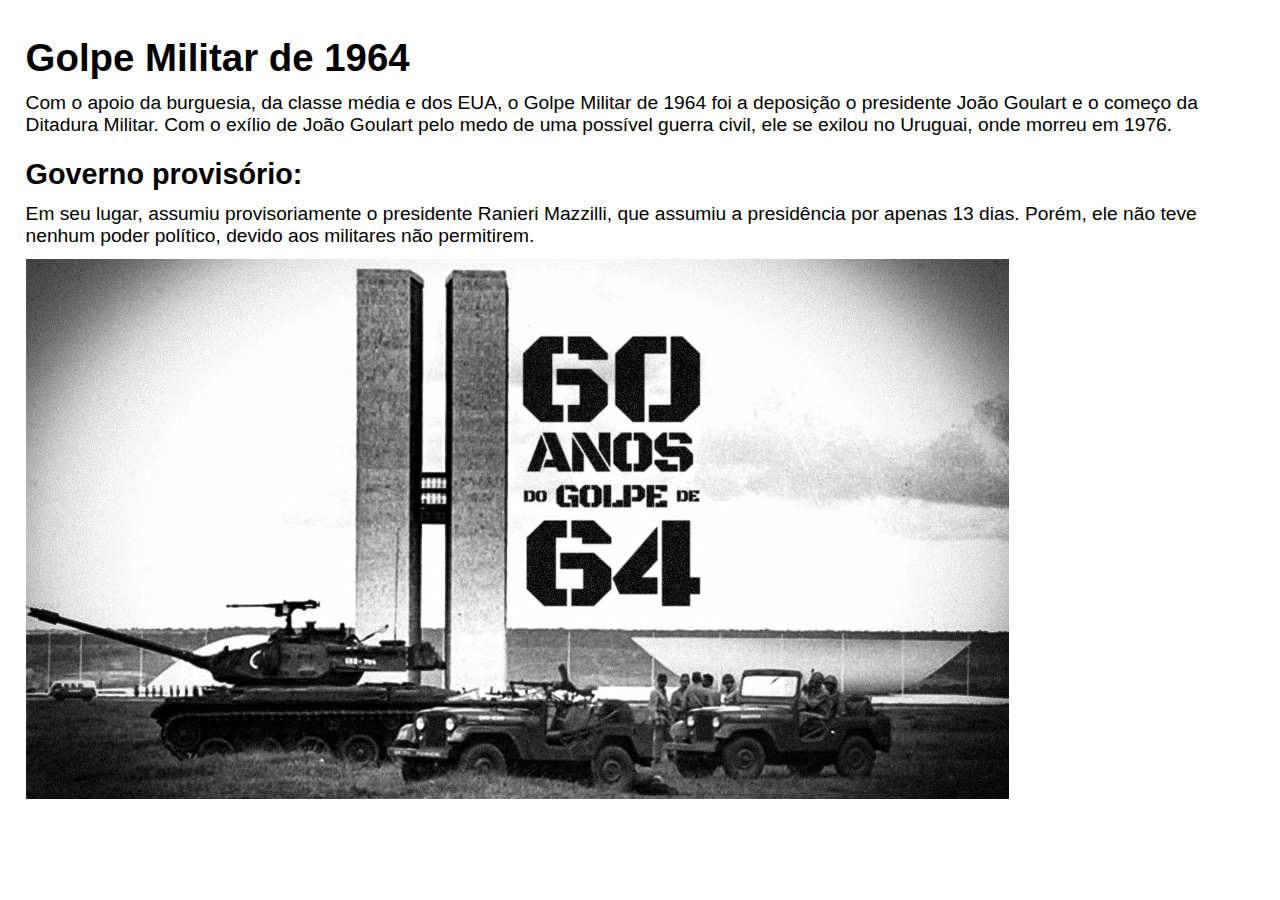
<file: Trabalho ditadura/Golpe/golpe.html>
<!DOCTYPE html>
<html lang="en">
  <head>
    <meta charset="UTF-8" />
    <meta name="viewport" content="width=<device-width>, initial-scale=1.0" />
    <title>Golpe Militar</title>
    <link rel="stylesheet" href="../styles/global.css" />
    <style>
      body {
        display: flex;
        flex-direction: column;
        padding: 2%;
        justify-content: space-between;
        font-size: 120%;
        text-align: left;
      }
      img {
        height: 60dvh;
        width: 80%;
      }
      li {
        margin-bottom: 10px;
      }
      p {
        margin-bottom: 12px;
      }
      h2,
      h1 {
        margin-top: 10px;
        margin-bottom: 12px;
      }
    </style>
  </head>
  <body>
    <h1>Golpe Militar de 1964</h1>
    <p>
      Com o apoio da burguesia, da classe média e dos EUA, o Golpe Militar de
      1964 foi a deposição o presidente João Goulart e o começo da Ditadura
      Militar. Com o exílio de João Goulart pelo medo de uma possível guerra
      civil, ele se exilou no Uruguai, onde morreu em 1976.
    </p>
    <h2>Governo provisório:</h2>
    <p>
      Em seu lugar, assumiu provisoriamente o presidente Ranieri Mazzilli, que
      assumiu a presidência por apenas 13 dias. Porém, ele não teve nenhum poder
      político, devido aos militares não permitirem.
    </p>
    <img src="../assets/background2/60anos-abre-desktop-1.webp" />
  </body>
</html>
</file>
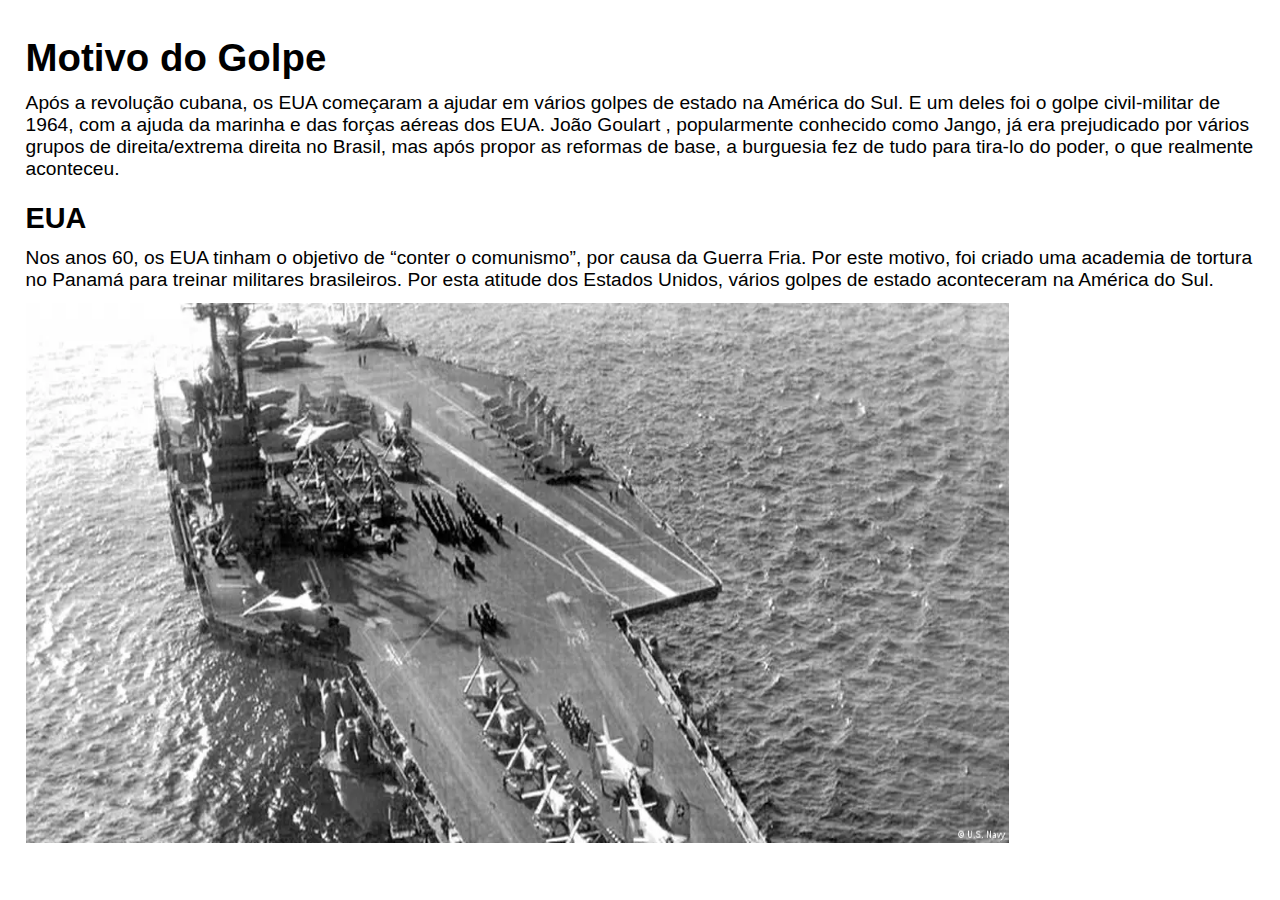
<file: Trabalho ditadura/Golpe/sam.html>
<!DOCTYPE html>
<html lang="en">
  <head>
    <meta charset="UTF-8" />
    <meta name="viewport" content="width=<device-width>, initial-scale=1.0" />
    <title>Operação Brother Sam</title>
    <link rel="stylesheet" href="../styles/global.css" />
    <style>
      body {
        display: flex;
        flex-direction: column;
        padding: 2%;
        justify-content: space-between;
        font-size: 120%;
        text-align: left;
      }
      img {
        height: 60dvh;
        width: 80%;
      }
      li {
        margin-bottom: 10px;
      }
      p {
        margin-bottom: 12px;
      }
      h2,
      h1 {
        margin-top: 10px;
        margin-bottom: 12px;
      }
    </style>
  </head>
  <body>
    <h1>Motivo do Golpe</h1>
    <p>
      Após a revolução cubana, os EUA começaram a ajudar em vários golpes de
      estado na América do Sul. E um deles foi o golpe civil-militar de 1964,
      com a ajuda da marinha e das forças aéreas dos EUA. João Goulart ,
      popularmente conhecido como Jango, já era prejudicado por vários grupos de
      direita/extrema direita no Brasil, mas após propor as reformas de base, a
      burguesia fez de tudo para tira-lo do poder, o que realmente aconteceu.
    </p>
    <h2>EUA</h2>
    <p>
      Nos anos 60, os EUA tinham o objetivo de “conter o comunismo”, por causa
      da Guerra Fria. Por este motivo, foi criado uma academia de tortura no
      Panamá para treinar militares brasileiros. Por esta atitude dos Estados
      Unidos, vários golpes de estado aconteceram na América do Sul.
    </p>
    <img src="../assets/background2/68691969_1004.webp" />
  </body>
</html>
</file>
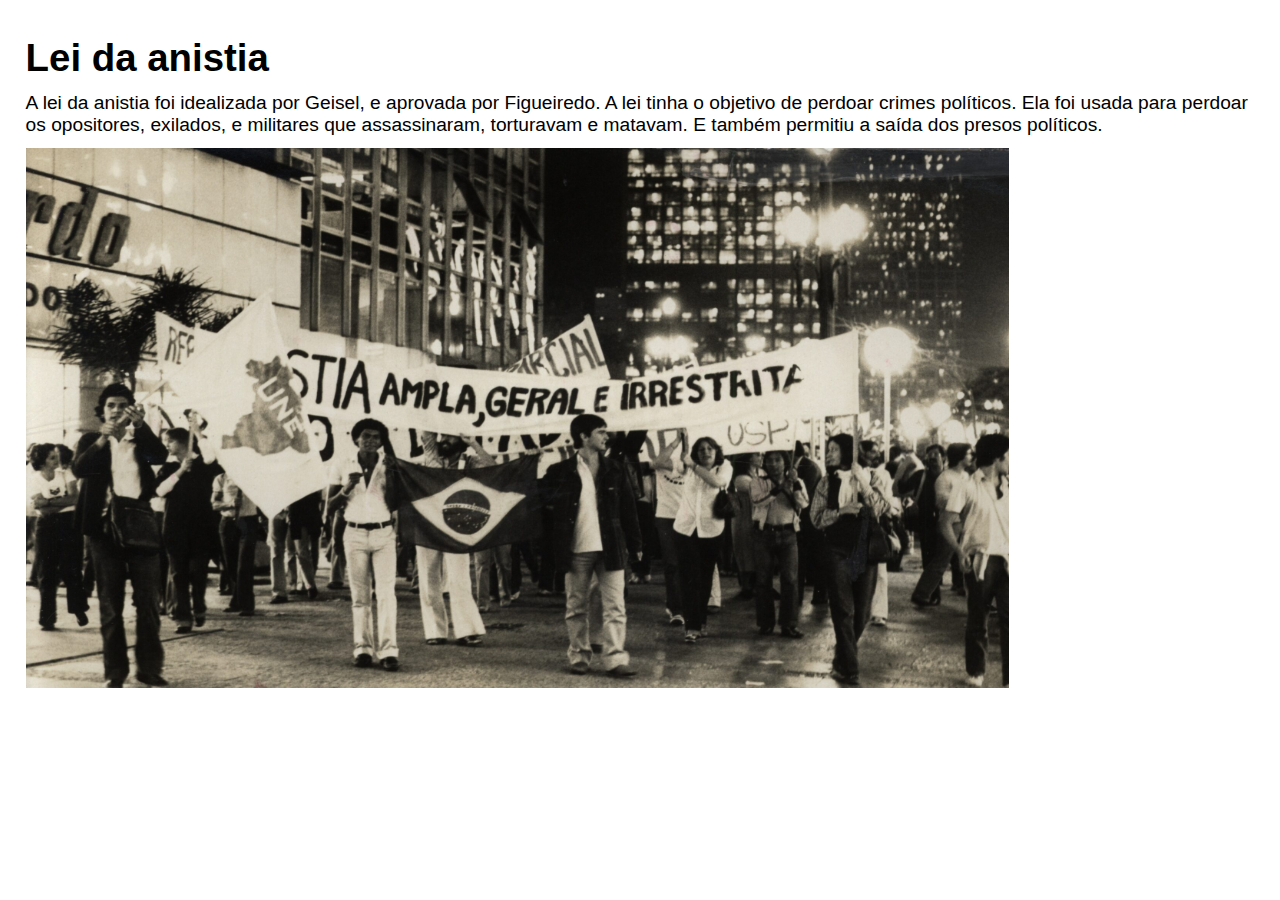
<file: Trabalho ditadura/Joao/Anistia.html>
<!DOCTYPE html>
<html lang="en">
  <head>
    <meta charset="UTF-8" />
    <meta name="viewport" content="width=<device-width>, initial-scale=1.0" />
    <title>Lei da Anistia</title>
    <link rel="stylesheet" href="../styles/global.css" />
    <style>
      body {
        display: flex;
        flex-direction: column;
        padding: 2%;
        justify-content: space-between;
        font-size: 120%;
        text-align: left;
      }
      img {
        height: 60dvh;
        width: 80%;
      }
      li {
        margin-bottom: 10px;
      }
      p {
        margin-bottom: 12px;
      }
      h2,
      h1 {
        margin-top: 10px;
        margin-bottom: 12px;
      }
    </style>
  </head>
  <body>
    <h1>Lei da anistia</h1>
    <p>
      A lei da anistia foi idealizada por Geisel, e aprovada por Figueiredo. A
      lei tinha o objetivo de perdoar crimes políticos. Ela foi usada para
      perdoar os opositores, exilados, e militares que assassinaram, torturavam
      e matavam. E também permitiu a saída dos presos políticos.
    </p>
   
    <img
      src="../assets/background2/P04_01_SemData_SP_DSC_F_1337_0001-scaled.jpg"
    />
  </body>
</html>
</file>
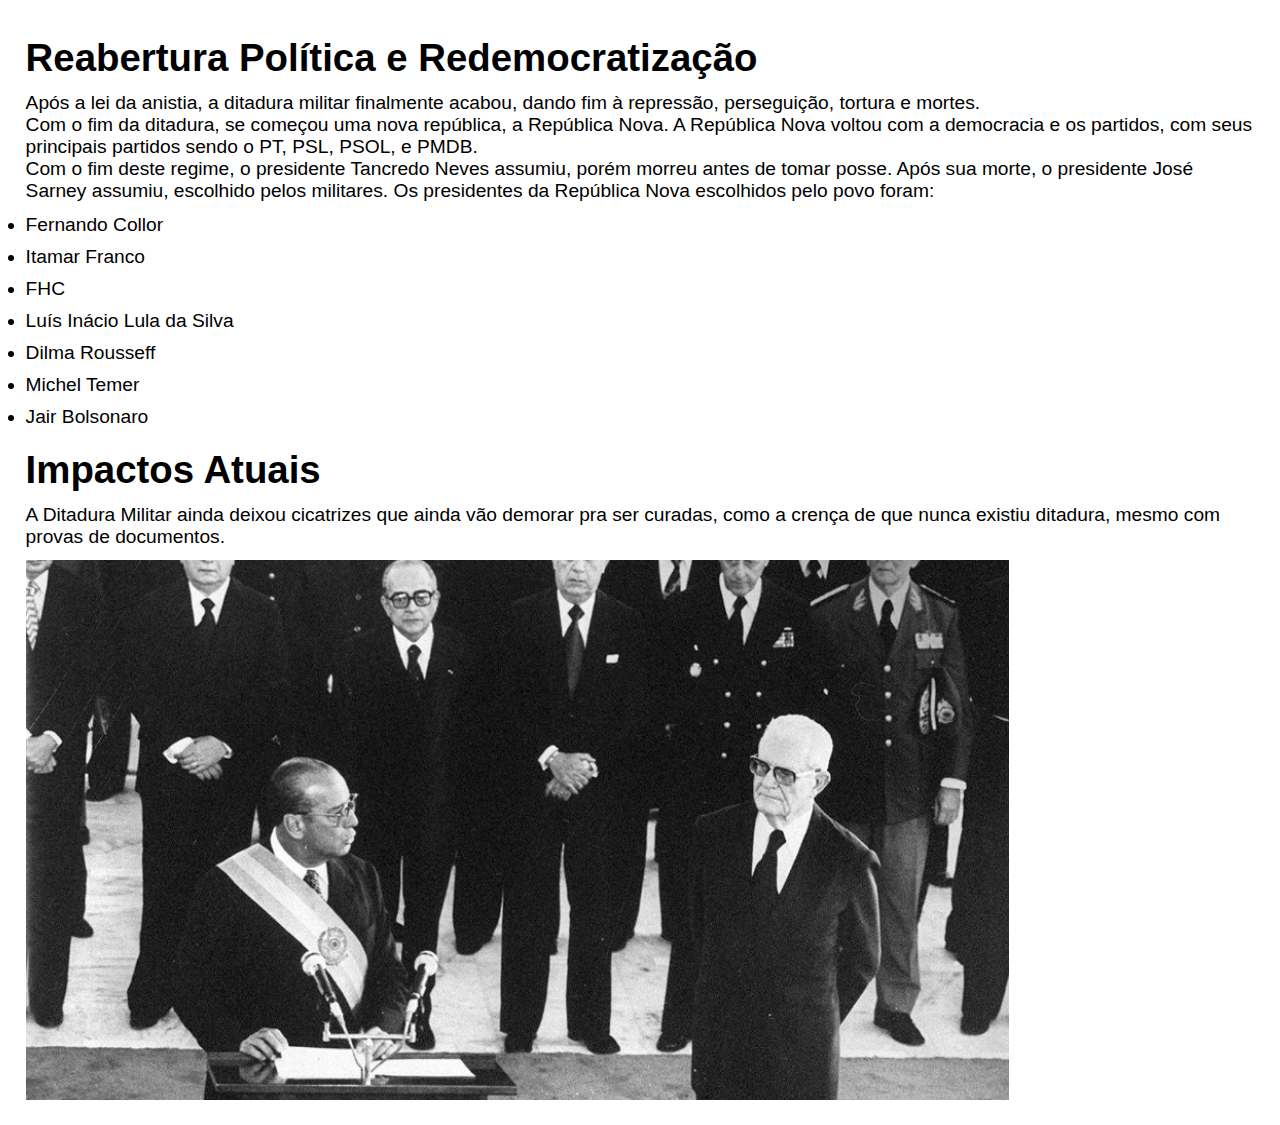
<file: Trabalho ditadura/Joao/Reabertura1.html>
<!DOCTYPE html>
<html lang="en">
  <head>
    <meta charset="UTF-8" />
    <meta name="viewport" content="width=<device-width>, initial-scale=1.0" />
    <title>Reabertura</title>
    <link rel="stylesheet" href="../styles/global.css" />
    <style>
      body {
        display: flex;
        flex-direction: column;
        padding: 2%;
        justify-content: space-between;
        font-size: 120%;
        text-align: left;
      }
      img {
        height: 60dvh;
        width: 80%;
      }
      li {
        margin-bottom: 10px;
      }
      p {
        margin-bottom: 12px;
      }
      h2,
      h1 {
        margin-top: 10px;
        margin-bottom: 12px;
      }
    </style>
  </head>
  <body>
    <h1>Reabertura Política e Redemocratização</h1>
    <p>
      Após a lei da anistia, a ditadura militar finalmente acabou, dando fim à
      repressão, perseguição, tortura e mortes. <br />Com o fim da ditadura, se
      começou uma nova república, a República Nova. A República Nova voltou com
      a democracia e os partidos, com seus principais partidos sendo o PT, PSL,
      PSOL, e PMDB. <br />Com o fim deste regime, o presidente Tancredo Neves
      assumiu, porém morreu antes de tomar posse. Após sua morte, o presidente
      José Sarney assumiu, escolhido pelos militares. Os presidentes da
      República Nova escolhidos pelo povo foram:
    </p>
    <ul>
      <li>Fernando Collor</li>
      <li>Itamar Franco</li>
      <li>FHC</li>
      <li>Luís Inácio Lula da Silva</li>
      <li>Dilma Rousseff</li>
      <li>Michel Temer</li>
      <li>Jair Bolsonaro</li>
    </ul>
    <h1>Impactos Atuais</h1>
    <p>
      A Ditadura Militar ainda deixou cicatrizes que ainda vão demorar pra ser
      curadas, como a crença de que nunca existiu ditadura, mesmo com provas de
      documentos.
    </p>
    
    <img src="../assets/background2/figueireido.jpg" />
  </body>
</html>
</file>
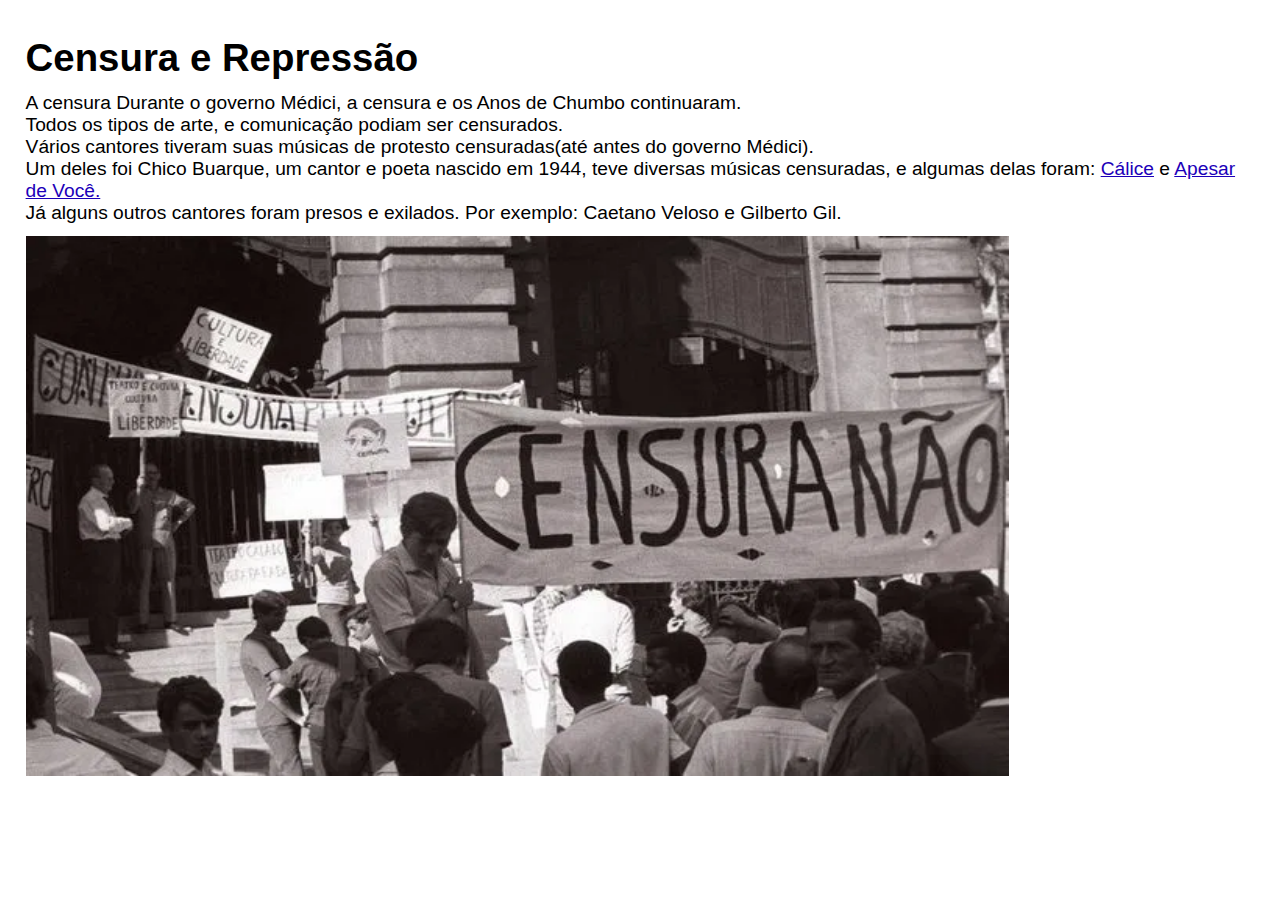
<file: Trabalho ditadura/Medici/Censura.html>
<!DOCTYPE html>
<html lang="en">
  <head>
    <meta charset="UTF-8" />
    <meta name="viewport" content="width=<device-width>, initial-scale=1.0" />
    <title>Censura</title>
    <link rel="stylesheet" href="../styles/global.css" />
    <style>
      body {
        display: flex;
        flex-direction: column;
        padding: 2%;
        justify-content: space-between;
        font-size: 120%;
        text-align: left;
      }
      img {
        height: 60dvh;
        width: 80%;
      }
      li {
        margin-bottom: 10px;
      }
      p {
        margin-bottom: 12px;
      }
      h2,
      h1 {
        margin-top: 10px;
        margin-bottom: 12px;
      }
    </style>
  </head>
  <body>
    <h1>Censura e Repressão</h1>
    <p>
      A censura Durante o governo Médici, a censura e os Anos de Chumbo
      continuaram. <br />
      Todos os tipos de arte, e comunicação podiam ser censurados.<br />
      Vários cantores tiveram suas músicas de protesto censuradas(até antes do
      governo Médici).<br />Um deles foi Chico Buarque, um cantor e poeta
      nascido em 1944, teve diversas músicas censuradas, e algumas delas foram:
      <a
        href="https://www.youtube.com/watch?v=9y2xB90A0CY"
        style="color: rgb(28, 0, 185)"
        ><u>Cálice</u></a
      >
      e
      <a
        href="https://www.youtube.com/watch?v=bGAJlOwUgHY"
        style="color: rgb(28, 0, 185)"
      >
        <u>Apesar de Você.</u></a
      ><br />
      Já alguns outros cantores foram presos e exilados. Por exemplo: Caetano
      Veloso e Gilberto Gil.
    </p>
    <img src="../assets/background2/censura-nao-cke.webp" />
  </body>
</html>
</file>
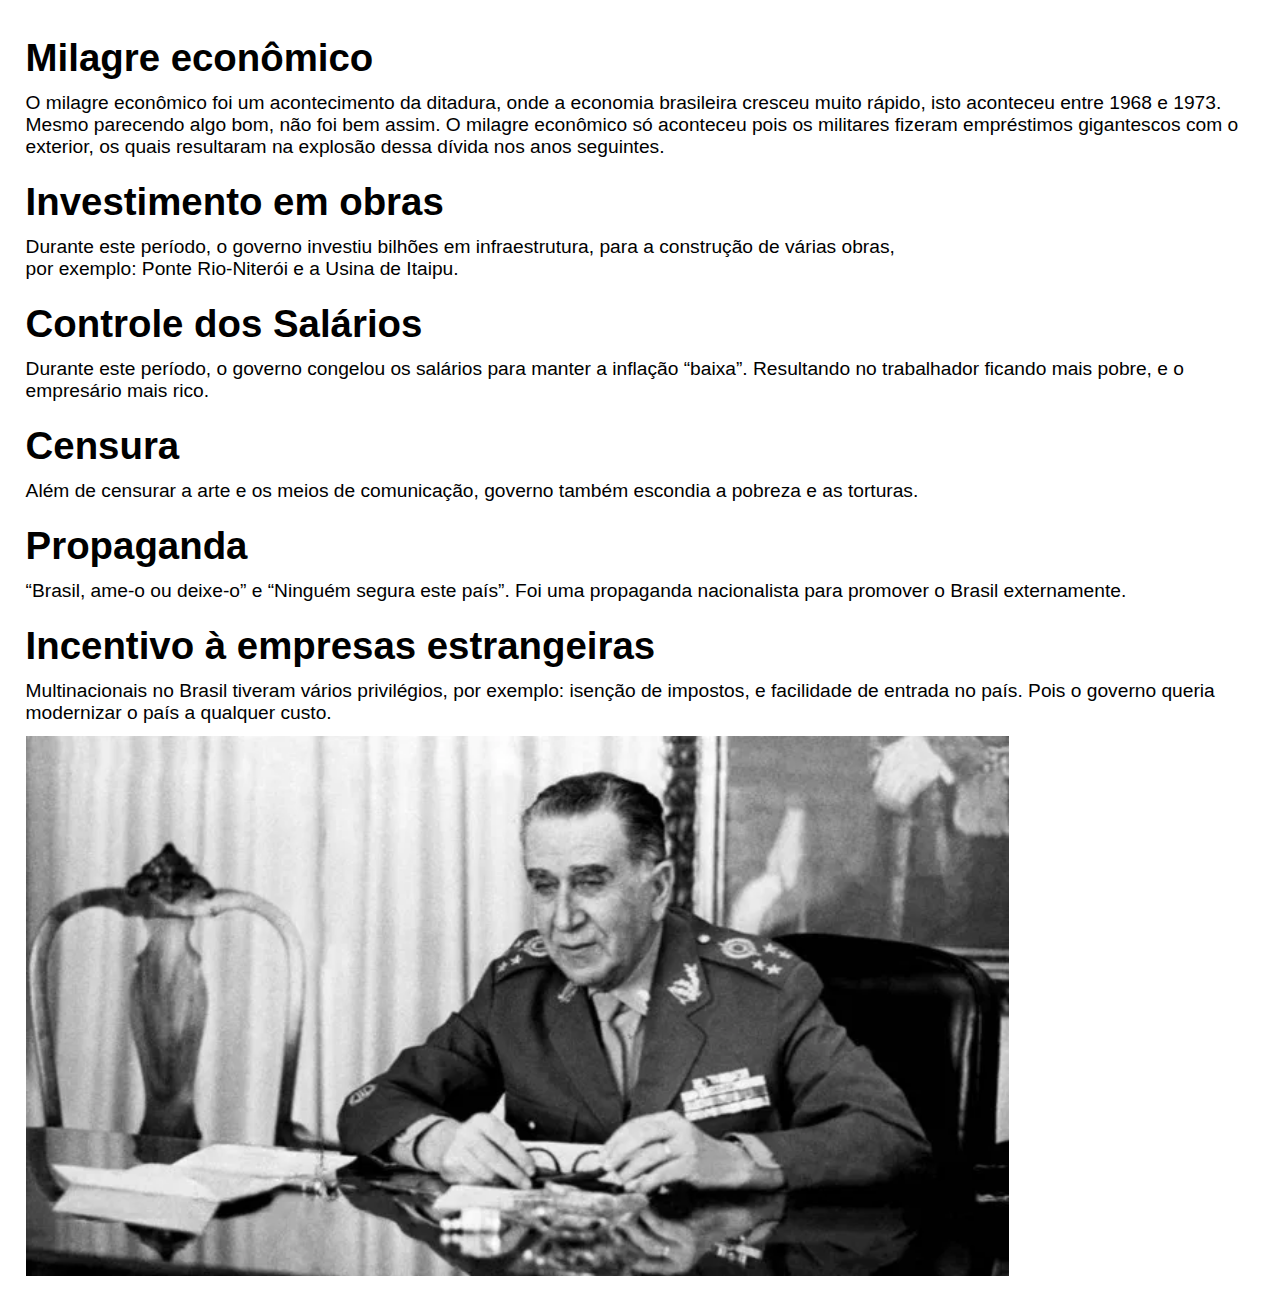
<file: Trabalho ditadura/Medici/Milagre.html>
<!DOCTYPE html>
<html lang="en">
  <head>
    <meta charset="UTF-8" />
    <meta name="viewport" content="width=<device-width>, initial-scale=1.0" />
    <title>Milagre Econômico</title>
    <link rel="stylesheet" href="../styles/global.css" />
    <style>
      body {
        display: flex;
        flex-direction: column;
        padding: 2%;
        justify-content: space-between;
        font-size: 120%;
        text-align: left;
      }
      img {
        height: 60dvh;
        width: 80%;
      }
      li {
        margin-bottom: 10px;
      }
      p {
        margin-bottom: 12px;
      }
      h2,
      h1 {
        margin-top: 10px;
        margin-bottom: 12px;
      }
    </style>
  </head>
  <body>
    <h1>Milagre econômico</h1>
    <p>
      O milagre econômico foi um acontecimento da ditadura, onde a economia
      brasileira cresceu muito rápido, isto aconteceu entre 1968 e 1973. Mesmo
      parecendo algo bom, não foi bem assim. O milagre econômico só aconteceu
      pois os militares fizeram empréstimos gigantescos com o exterior, os quais
      resultaram na explosão dessa dívida nos anos seguintes.
    </p>

    <h1>Investimento em obras</h1>
    <p>
      Durante este período, o governo investiu bilhões em infraestrutura, para a
      construção de várias obras, <br />por exemplo: Ponte Rio-Niterói e a Usina
      de Itaipu.
    </p>

    <h1>Controle dos Salários</h1>
    <p>
      Durante este período, o governo congelou os salários para manter a
      inflação “baixa”. Resultando no trabalhador ficando mais pobre, e o
      empresário mais rico.
    </p>

    <h1>Censura</h1>
    <p>
      Além de censurar a arte e os meios de comunicação, governo também escondia
      a pobreza e as torturas.
    </p>

    <h1>Propaganda</h1>
    <p>
      “Brasil, ame-o ou deixe-o” e “Ninguém segura este país”. Foi uma
      propaganda nacionalista para promover o Brasil externamente.
    </p>

    <h1>Incentivo à empresas estrangeiras</h1>
    <p>
      Multinacionais no Brasil tiveram vários privilégios, por exemplo: isenção
      de impostos, e facilidade de entrada no país. Pois o governo queria
      modernizar o país a qualquer custo.
    </p>
    <img src="../assets/background/medici.webp" alt="" />
  </body>
</html>
</file>
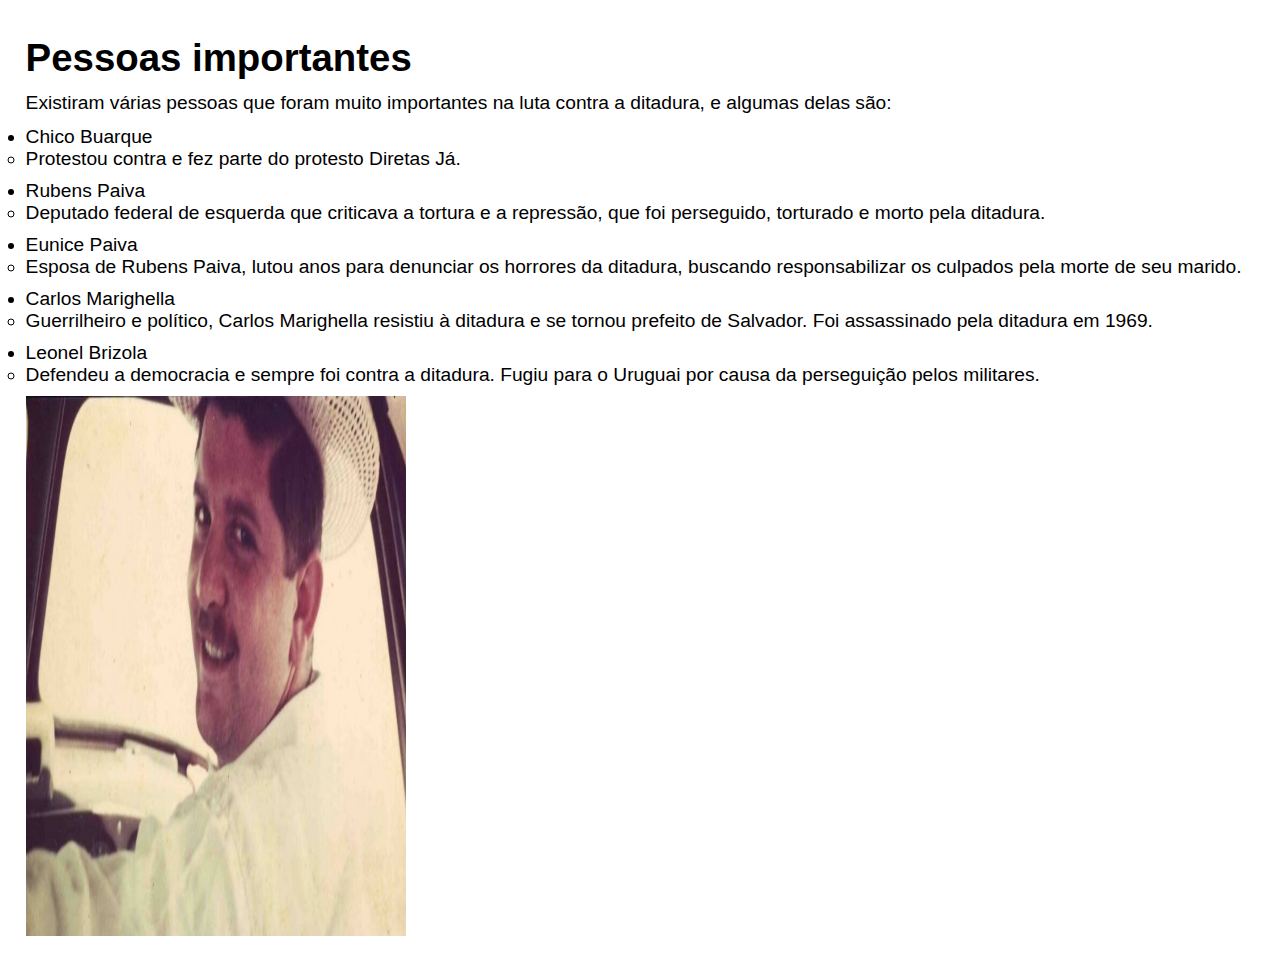
<file: Trabalho ditadura/Outros/Importantes.html>
<!DOCTYPE html>
<html lang="en">
  <head>
    <meta charset="UTF-8" />
    <meta name="viewport" content="width=<device-width>, initial-scale=1.0" />
    <title>Pessoas Importantes</title>
    <link rel="stylesheet" href="../styles/global.css" />
    <style>
      body {
        display: flex;
        flex-direction: column;
        padding: 2%;
        justify-content: space-between;
        font-size: 120%;
        text-align: left;
      }
      img {
        height: 60dvh;
        width: 380px;
      }
      li {
        margin-bottom: 10px;
      }
      p {
        margin-bottom: 12px;
      }
      h2,
      h1 {
        margin-top: 10px;
        margin-bottom: 12px;
      }
      .azul {
        color: rgb(28, 0, 185);
      }
    </style>
  </head>
  <body>
    <h1>Pessoas importantes</h1>
    <p>
      Existiram várias pessoas que foram muito importantes na luta contra a
      ditadura, e algumas delas são:
    </p>
    <ul>
      <li>
        Chico Buarque
        <ul>
          <li>Protestou contra e fez parte do protesto Diretas Já.</li>
        </ul>
      </li>
      <li>
        Rubens Paiva
        <ul>
          <li>
            Deputado federal de esquerda que criticava a tortura e a repressão,
            que foi perseguido, torturado e morto pela ditadura.
          </li>
        </ul>
      </li>
      <li>
        Eunice Paiva
        <ul>
          <li>
            Esposa de Rubens Paiva, lutou anos para denunciar os horrores da
            ditadura, buscando responsabilizar os culpados pela morte de seu
            marido.
          </li>
        </ul>
      </li>
      <li>
        Carlos Marighella
        <ul>
          <li>
            Guerrilheiro e político, Carlos Marighella resistiu à ditadura e se
            tornou prefeito de Salvador. Foi assassinado pela ditadura em 1969.
          </li>
        </ul>
      </li>
      <li>
        Leonel Brizola
        <ul>
          <li>
            Defendeu a democracia e sempre foi contra a ditadura. Fugiu para o
            Uruguai por causa da perseguição pelos militares.
          </li>
        </ul>
      </li>
    </ul>
    <img src="../assets/background2/X4UF2QII3NMZTHHKEBQ4EXSBDE.jpg" alt="" />
  </body>
</html>
</file>
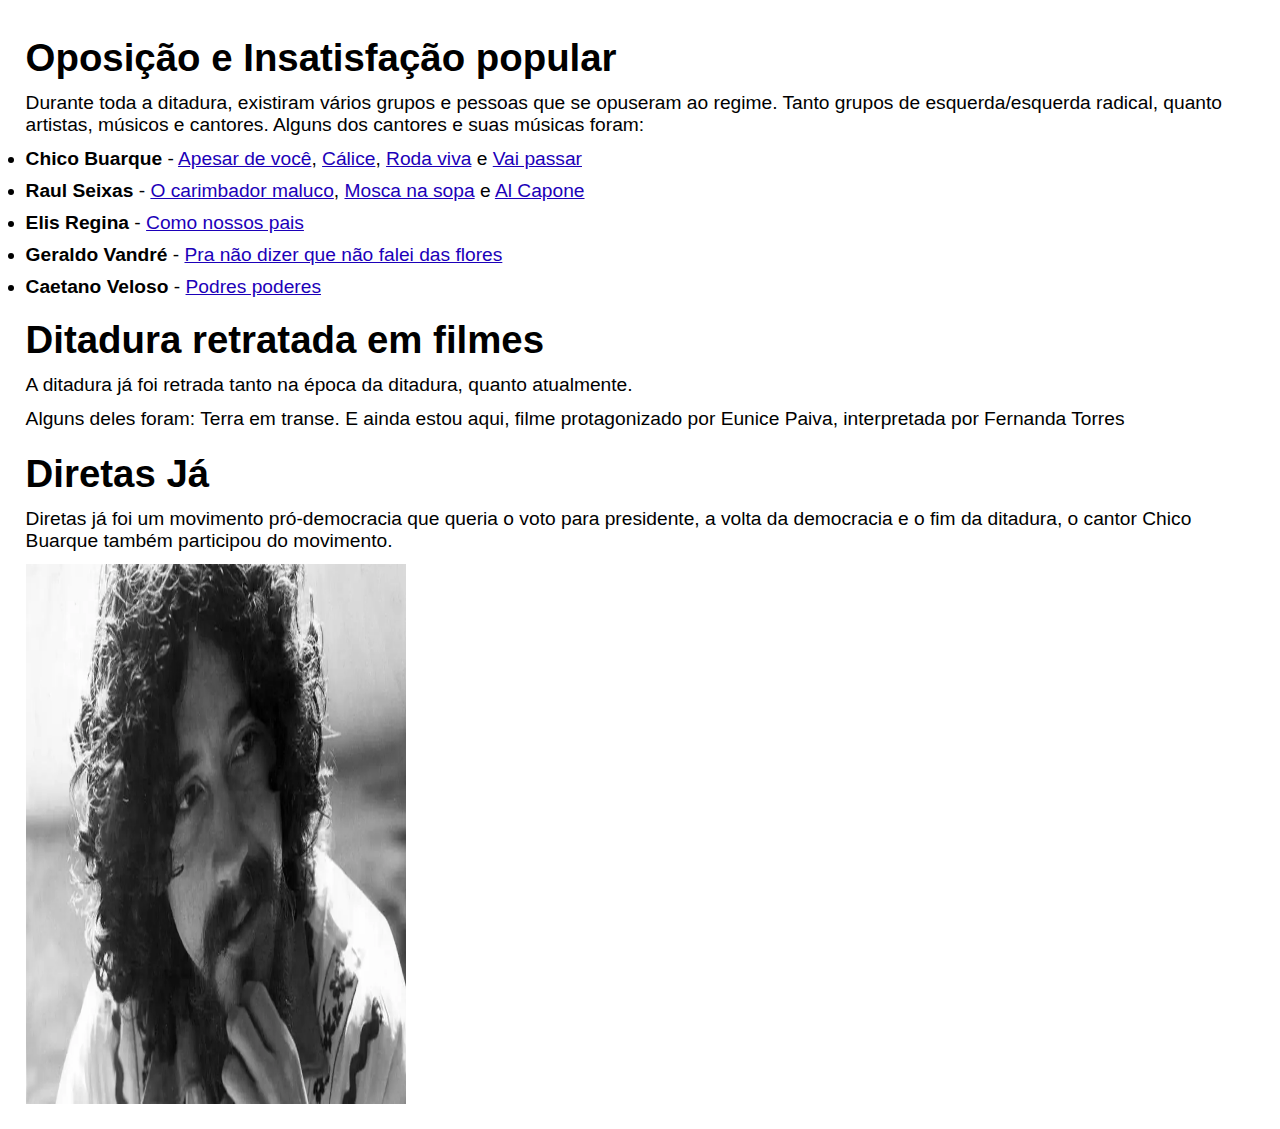
<file: Trabalho ditadura/Outros/Oposicao.html>
<!DOCTYPE html>
<html lang="en">
  <head>
    <meta charset="UTF-8" />
    <meta name="viewport" content="width=<device-width>, initial-scale=1.0" />
    <title>Oposição</title>
    <link rel="stylesheet" href="../styles/global.css" />
    <style>
      body {
        display: flex;
        flex-direction: column;
        padding: 2%;
        justify-content: space-between;
        font-size: 120%;
        text-align: left;
      }
      img {
        height: 60dvh;
        width: 380px;
      }
      li {
        margin-bottom: 10px;
      }
      p {
        margin-bottom: 12px;
      }
      h2,
      h1 {
        margin-top: 10px;
        margin-bottom: 12px;
      }
      .azul {
        color: rgb(28, 0, 185);
      }
    </style>
  </head>
  <body>
    <h1>Oposição e Insatisfação popular</h1>
    <p>
      Durante toda a ditadura, existiram vários grupos e pessoas que se opuseram
      ao regime. Tanto grupos de esquerda/esquerda radical, quanto artistas,
      músicos e cantores. Alguns dos cantores e suas músicas foram:
    </p>
    <ul>
      <li>
        <b>Chico Buarque</b> -
        <a href="https://www.youtube.com/watch?v=bGAJlOwUgHY" class="azul"
          ><u>Apesar de você</u></a
        >,
        <a href="https://www.youtube.com/watch?v=9y2xB90A0CY" class="azul"
          ><u>Cálice</u></a
        >,
        <a href="https://www.youtube.com/watch?v=IzwBVOPu7iM" class="azul"
          ><u>Roda viva</u></a
        >
        e
        <a href="https://www.youtube.com/watch?v=LqSKd9EmFtw" class="azul"
          ><u>Vai passar</u></a
        >
      </li>
      <li>
       <b>Raul Seixas</b> -
        <a href="https://www.youtube.com/watch?v=tGREGUlcklM" class="azul"
          ><u>O carimbador maluco</u></a
        >,
        <a href="https://www.youtube.com/watch?v=To8aK31ShD8" class="azul"
          ><u>Mosca na sopa</u></a
        >
        e
        <a href="https://www.youtube.com/watch?v=hEkupCeALQI" class="azul"
          ><u>Al Capone</u></a
        >
      </li>
      <li>
        <b>Elis Regina</b> -
        <a href="https://www.youtube.com/watch?v=pmY-TIOjQJ4" class="azul"
          ><u>Como nossos pais</u></a
        >
      </li>
      <li>
        <b>Geraldo Vandré</b> -
        <a href="https://www.youtube.com/watch?v=KdvsXn8oVPY" class="azul"
          ><u>Pra não dizer que não falei das flores</u></a
        >
      </li>
      <li>
       <b>Caetano Veloso</b> -
        <a href="https://www.youtube.com/watch?v=Y2rzsnxyggY" class="azul">
          <u>Podres poderes</u>
        </a>
      </li>
    </ul>
    <h1>Ditadura retratada em filmes</h1>
    <p>
      A ditadura já foi retrada tanto na época da ditadura, quanto atualmente.
    </p>
    <p>
      Alguns deles foram: Terra em transe. E ainda estou aqui, filme
      protagonizado por Eunice Paiva, interpretada por Fernanda Torres
    </p>
    <h1>Diretas Já</h1>
    <p>Diretas já foi um movimento pró-democracia que queria o voto para presidente, a volta da democracia e o fim da ditadura, o cantor Chico Buarque também participou do movimento.
</p>
    <img src="../assets/background2/raul_seixas01.webp" alt="" />
  </body>
</html>
</file>
<file: Trabalho ditadura/styles/global.css>
* {
  padding: 0;
  margin: 0;
  font-family: sans-serif;
}
a {
  text-decoration: none;
  color: inherit;
}
.container {
  display: flex;
  flex-direction: row;
  align-items: center;
  gap: 20%;
  justify-content: center;
  height: 90%;
  width: 90%;
}
.btnContainer {
  display: flex;
  flex-direction: row;
  flex-wrap: wrap;
  justify-content: center;
  gap: 1rem;
  width: 100%;
  padding: 1rem;
  box-sizing: border-box;
}

.button {
  display: flex;
  flex-direction: column;
  gap: 12px;
  align-items: center;
  width: 250px;
  height: 280px;
  padding: 1rem;
  background-color: rgb(163, 163, 163);
  border-radius: 10px;
  border: 1px solid rgb(65, 65, 65);
  box-sizing: border-box;
  transition: all 0.3s ease-in-out;
  cursor: pointer;
}
.button:hover {
  transform: scale(1.09);
}
.imgBtn {
  display: flex;
  height: 185px;
  width: 170px;
  border-radius: 10px;
}
</file>
<file: Trabalho ditadura/styles/golpe.css>
.caixaTexto {
  display: flex;
  color: white;
}

.secti {
  display: flex;
  flex-direction: column;
  justify-content: center;
  align-items: center;
  height: 100dvh;
  width: 100%;
  background-size: cover;
  background-repeat: no-repeat;
  background-position: center;
}
#golpe {
  background-image: url(../assets/background/golpe.jpg);
}
#casteloBranco {
  background-image: url(../assets/background/govbranco.webp);
}
#costaSilva {
  background-image: url(../assets/background/govsila.jpeg);
}
#medici {
  background-image: url(../assets/background/medici.webp);
}
#geisel {
  background-image: url(../assets/background/ernesto-geisel.webp);
}
#joao {
  background-image: url(../assets/background/jao.jpg);
}
#posDitadura {
  background-image: url(../assets/background/governo-jose-sarney.webp);
}
#outros {
  background-image: url(../assets/background/image-1-1024x490.webp);
}
</file>
